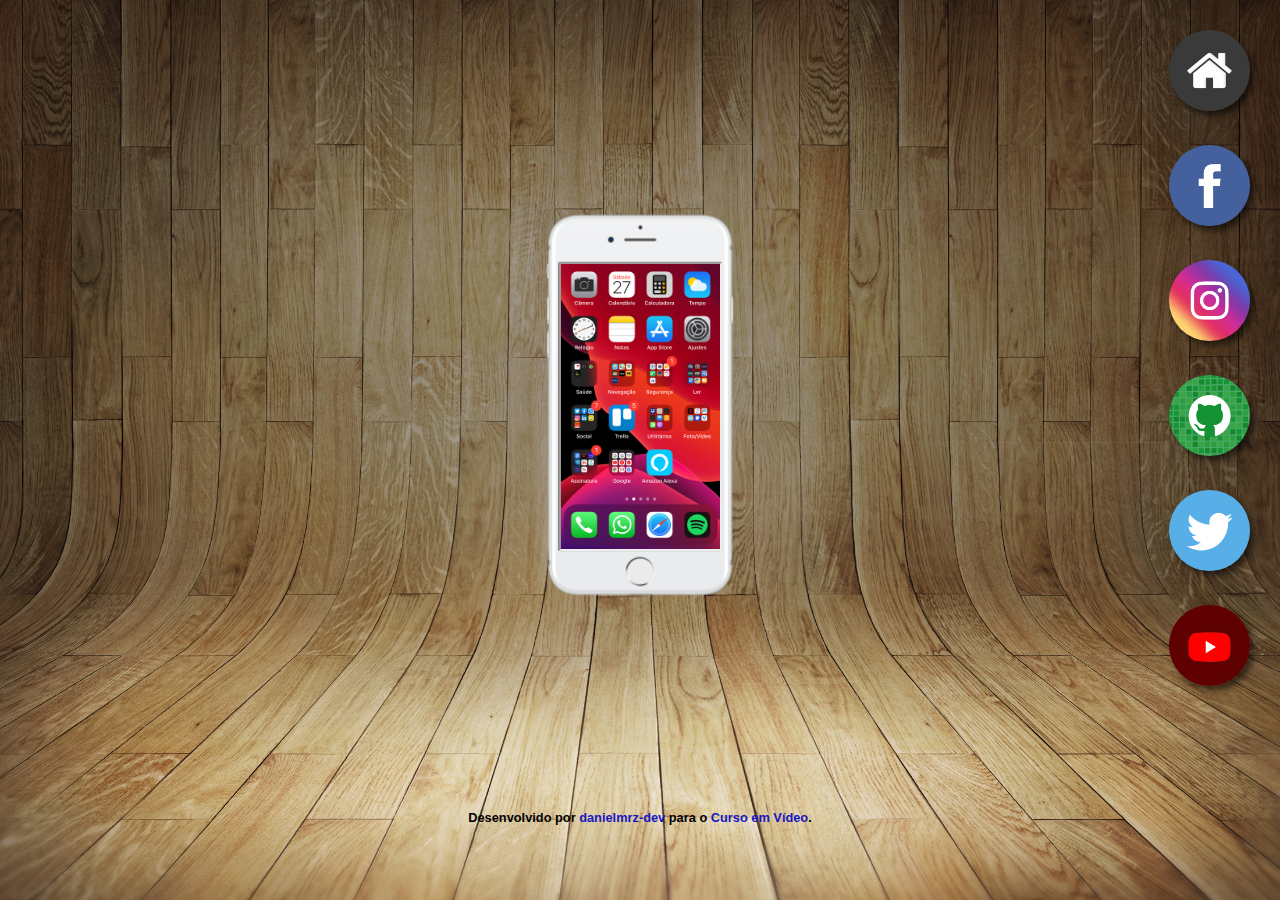
<file: index.html>
<!DOCTYPE html>
<html lang="pt-br">
<head>
    <meta charset="UTF-8">
    <meta name="viewport" content="width=device-width, initial-scale=1.0">
    <link rel="shortcut icon" href="favicon.ico" type="image/x-icon">
    <link rel="stylesheet" href="style.css">
    <title>Projeto Redes Sociais</title>
</head>
<body>
    <main>
        <section id="iphone">
            <iframe src="home.html" name="Tela"></iframe>
        </section>

        <section id="icones">
            <a href="home.html" target="Tela"><img src="imagens/logo-home.jpg" alt="Logo Facebook"></a> <br>
            <a href="facebook.html" target="Tela"><img src="imagens/logo-facebook.jpg" alt="Logo Facebook"></a> <br>            
            <a href="instagram.html" target="Tela"><img src="imagens/logo-instagram.jpg" alt="Logo Facebook"></a> <br>
            <a href="github.html" target="Tela"><img src="imagens/logo-github.jpg" alt="Logo Facebook"></a> <br>            
            <a href="twitter.html" target="Tela"><img src="imagens/logo-twitter.jpg" alt="Logo Facebook"></a> <br>            
            <a href="youtube.html" target="Tela"><img src="imagens/logo-youtube.jpg" alt="Logo Facebook"></a> <br>
        </section>        
    </main>
    <footer>
        <p>Desenvolvido por <a href="https://github.com/danielmrz-dev" target="_blank">danielmrz-dev</a> para o <a href="https://www.youtube.com/@CursoemVideo" target="_blank">Curso em Vídeo</a>.</p>
    </footer>
</body>
</html>
</file>
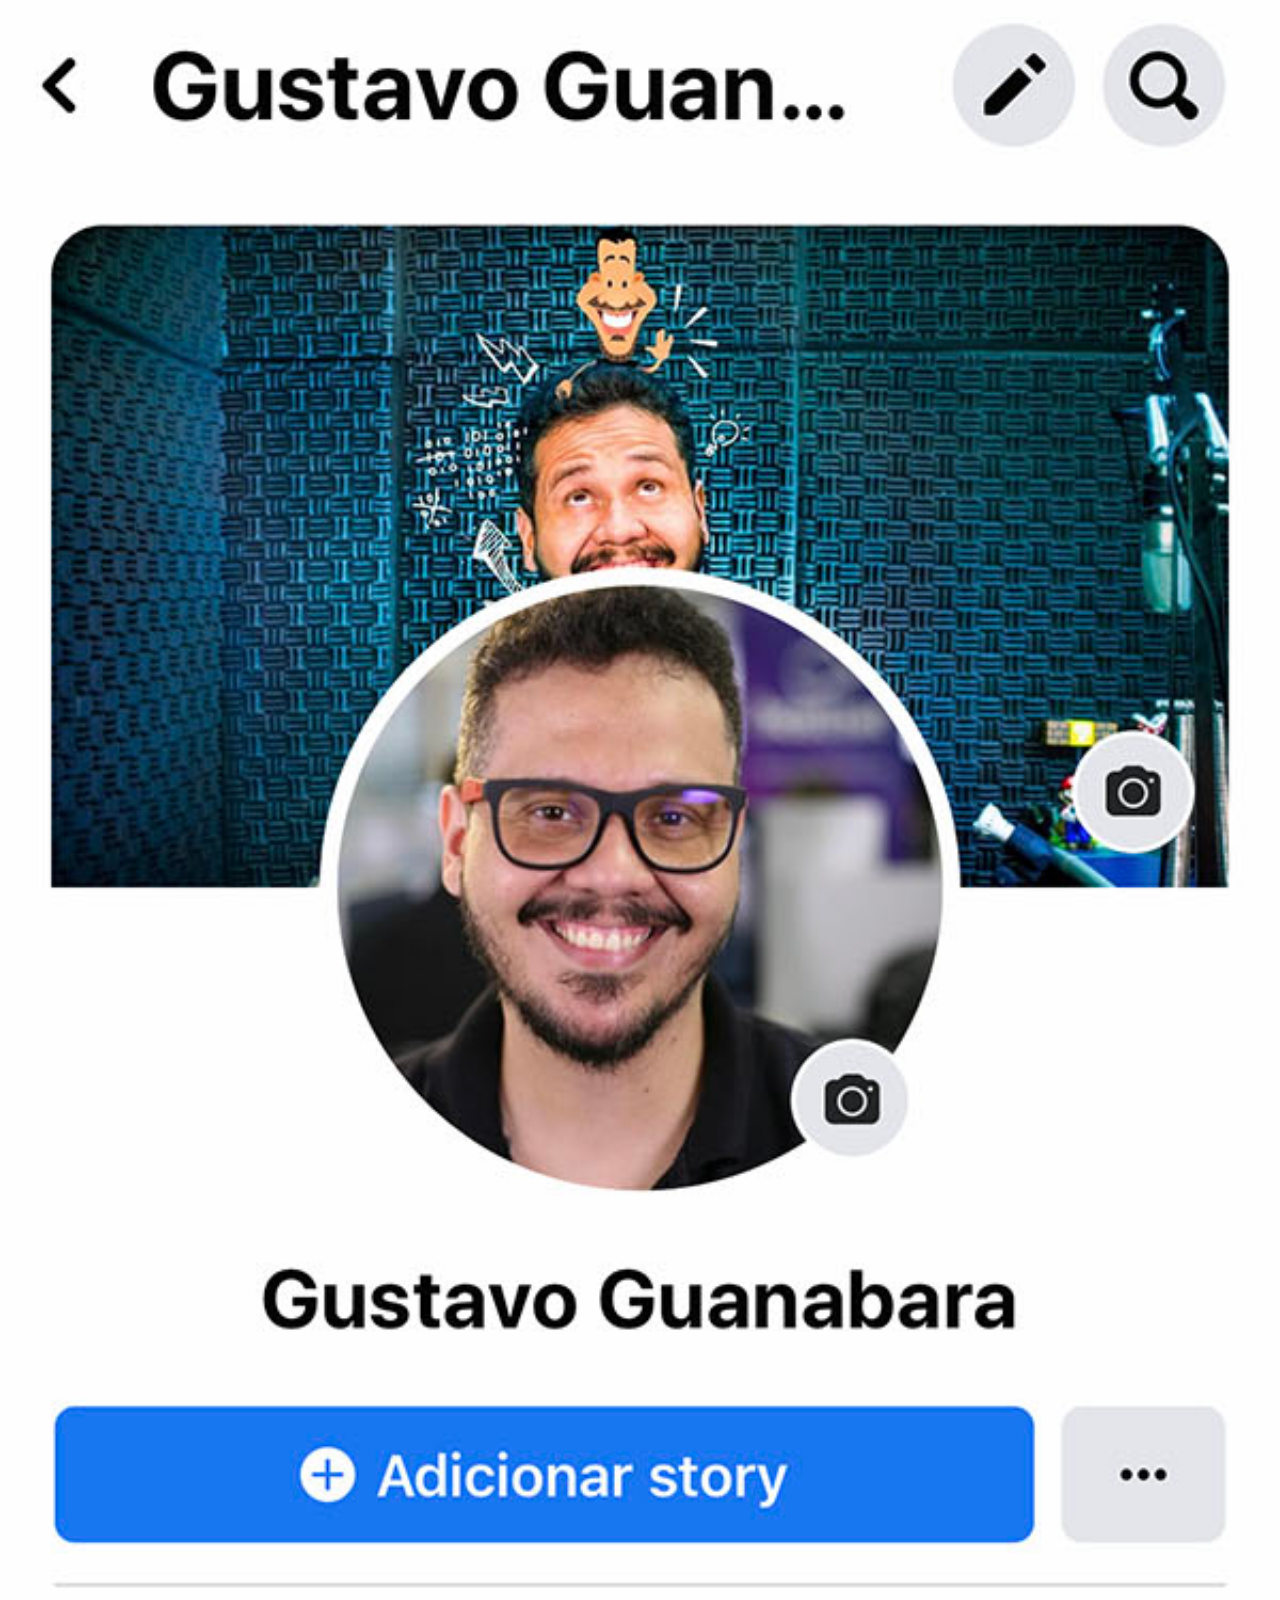
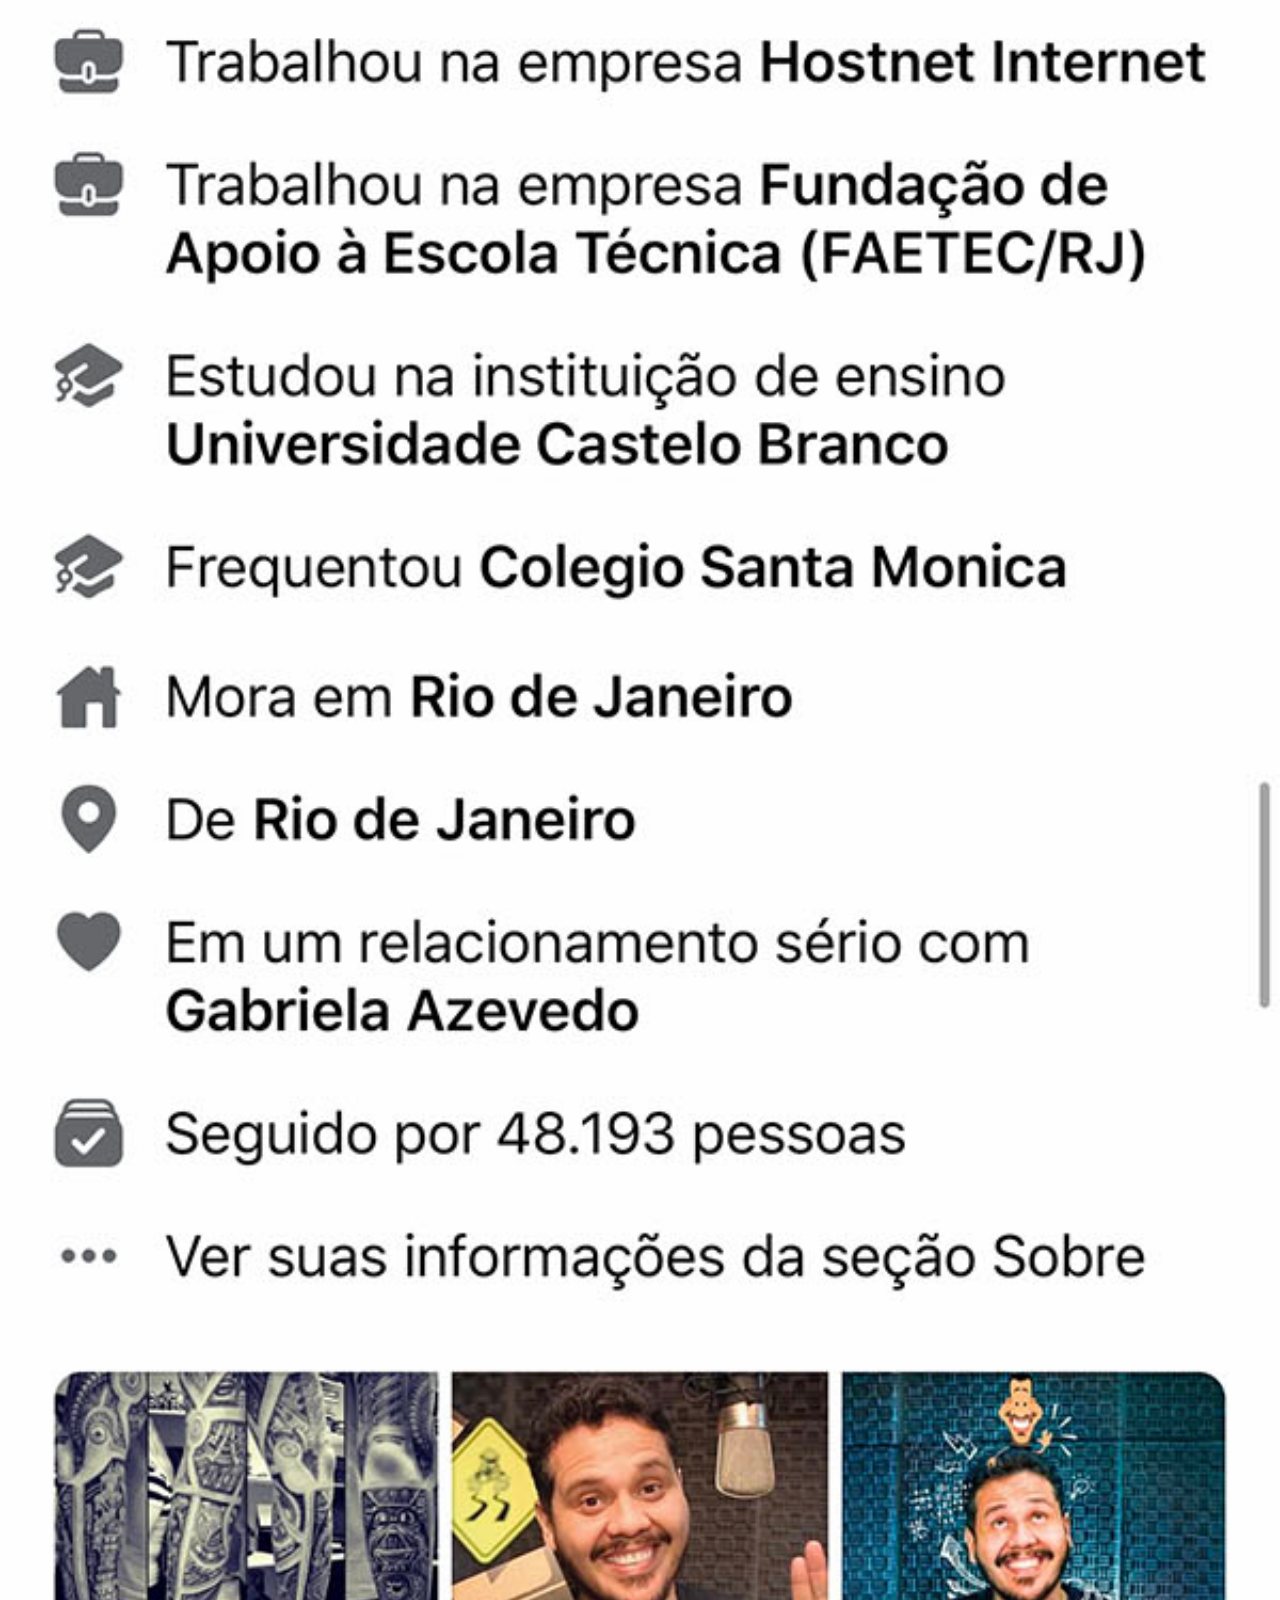
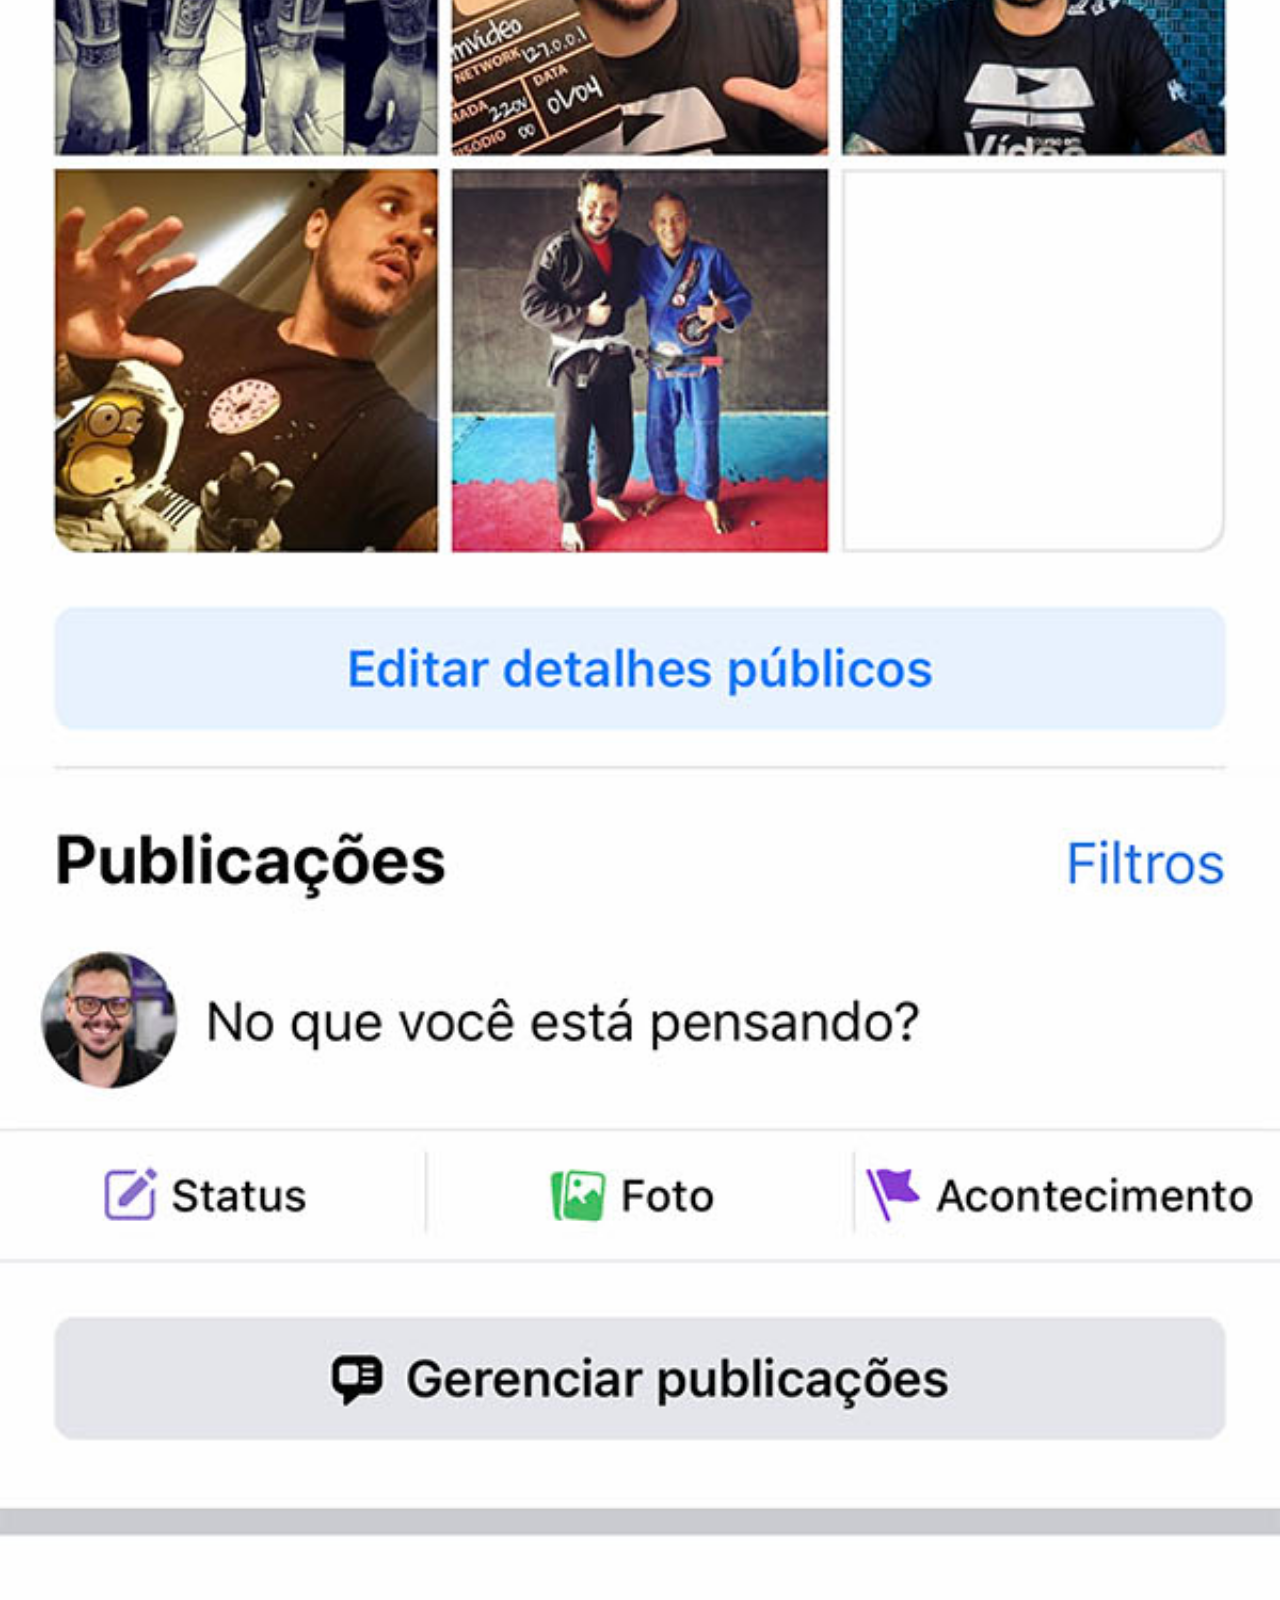
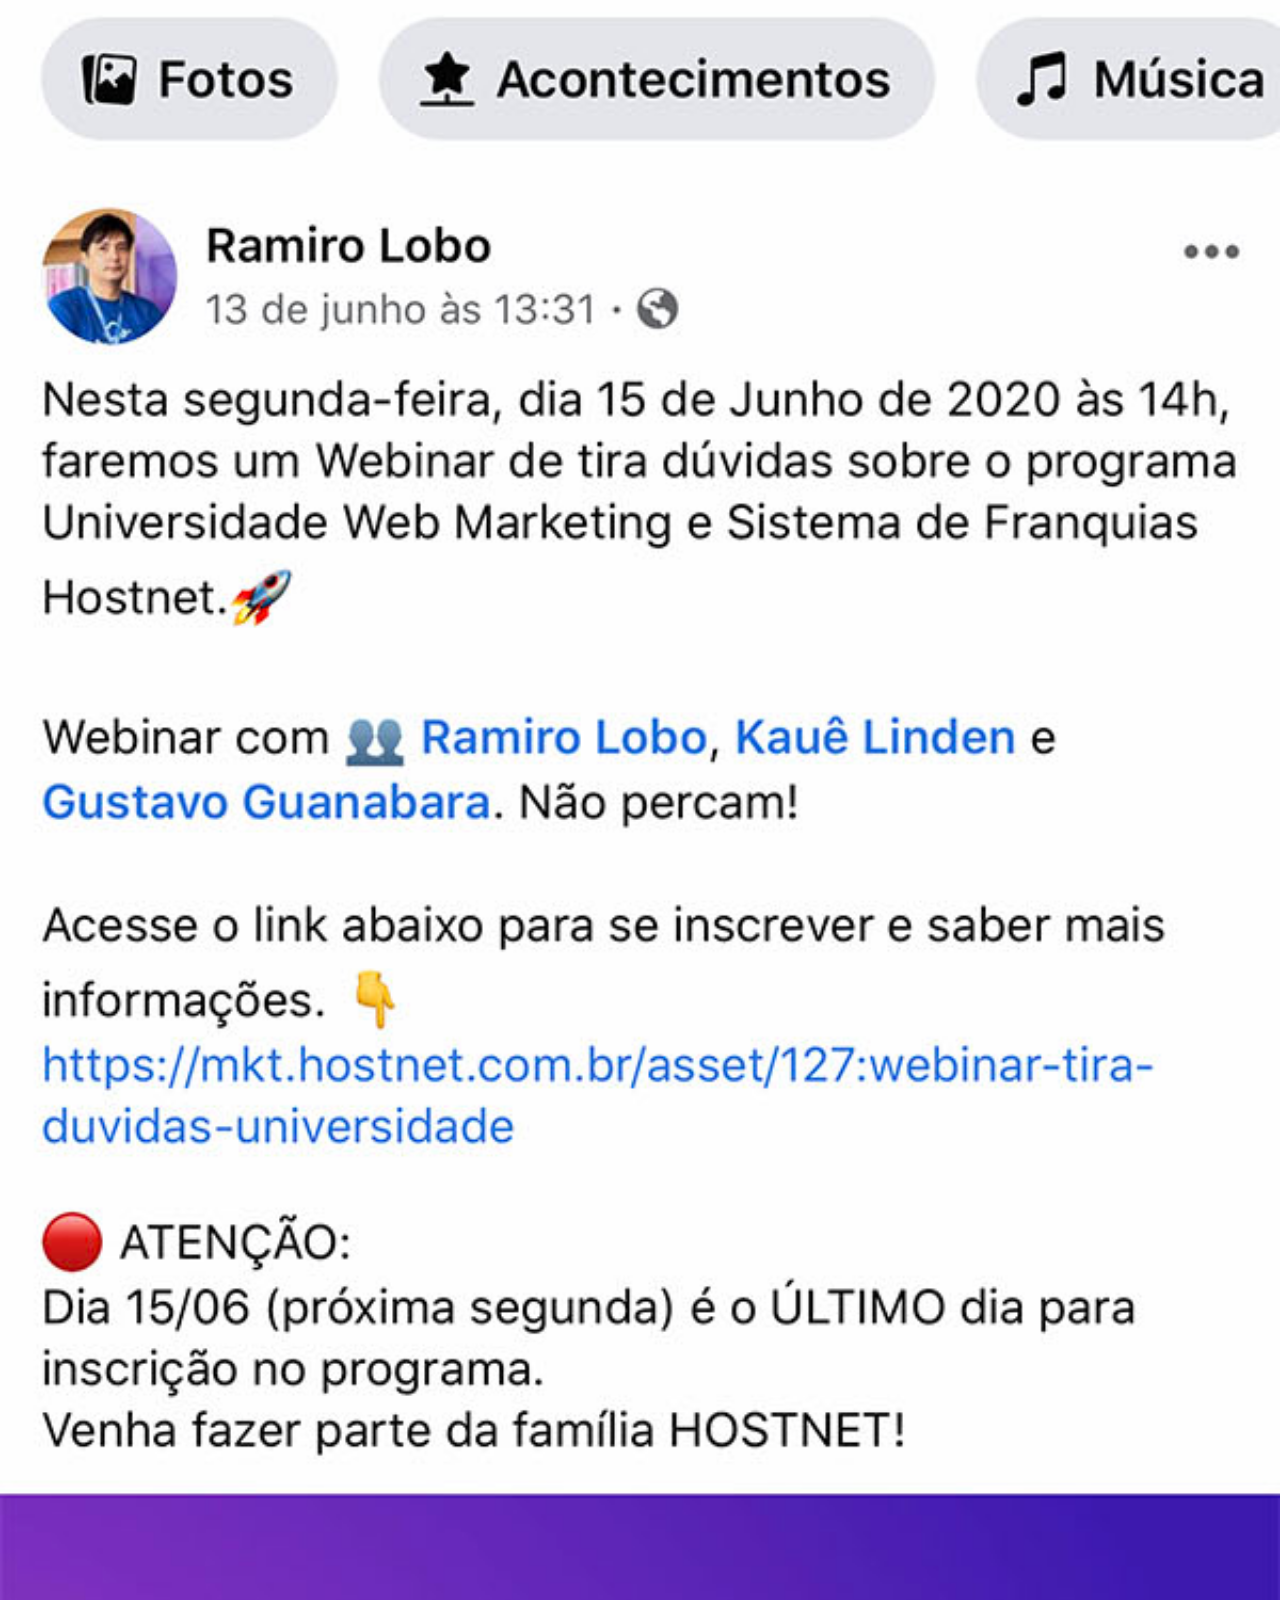
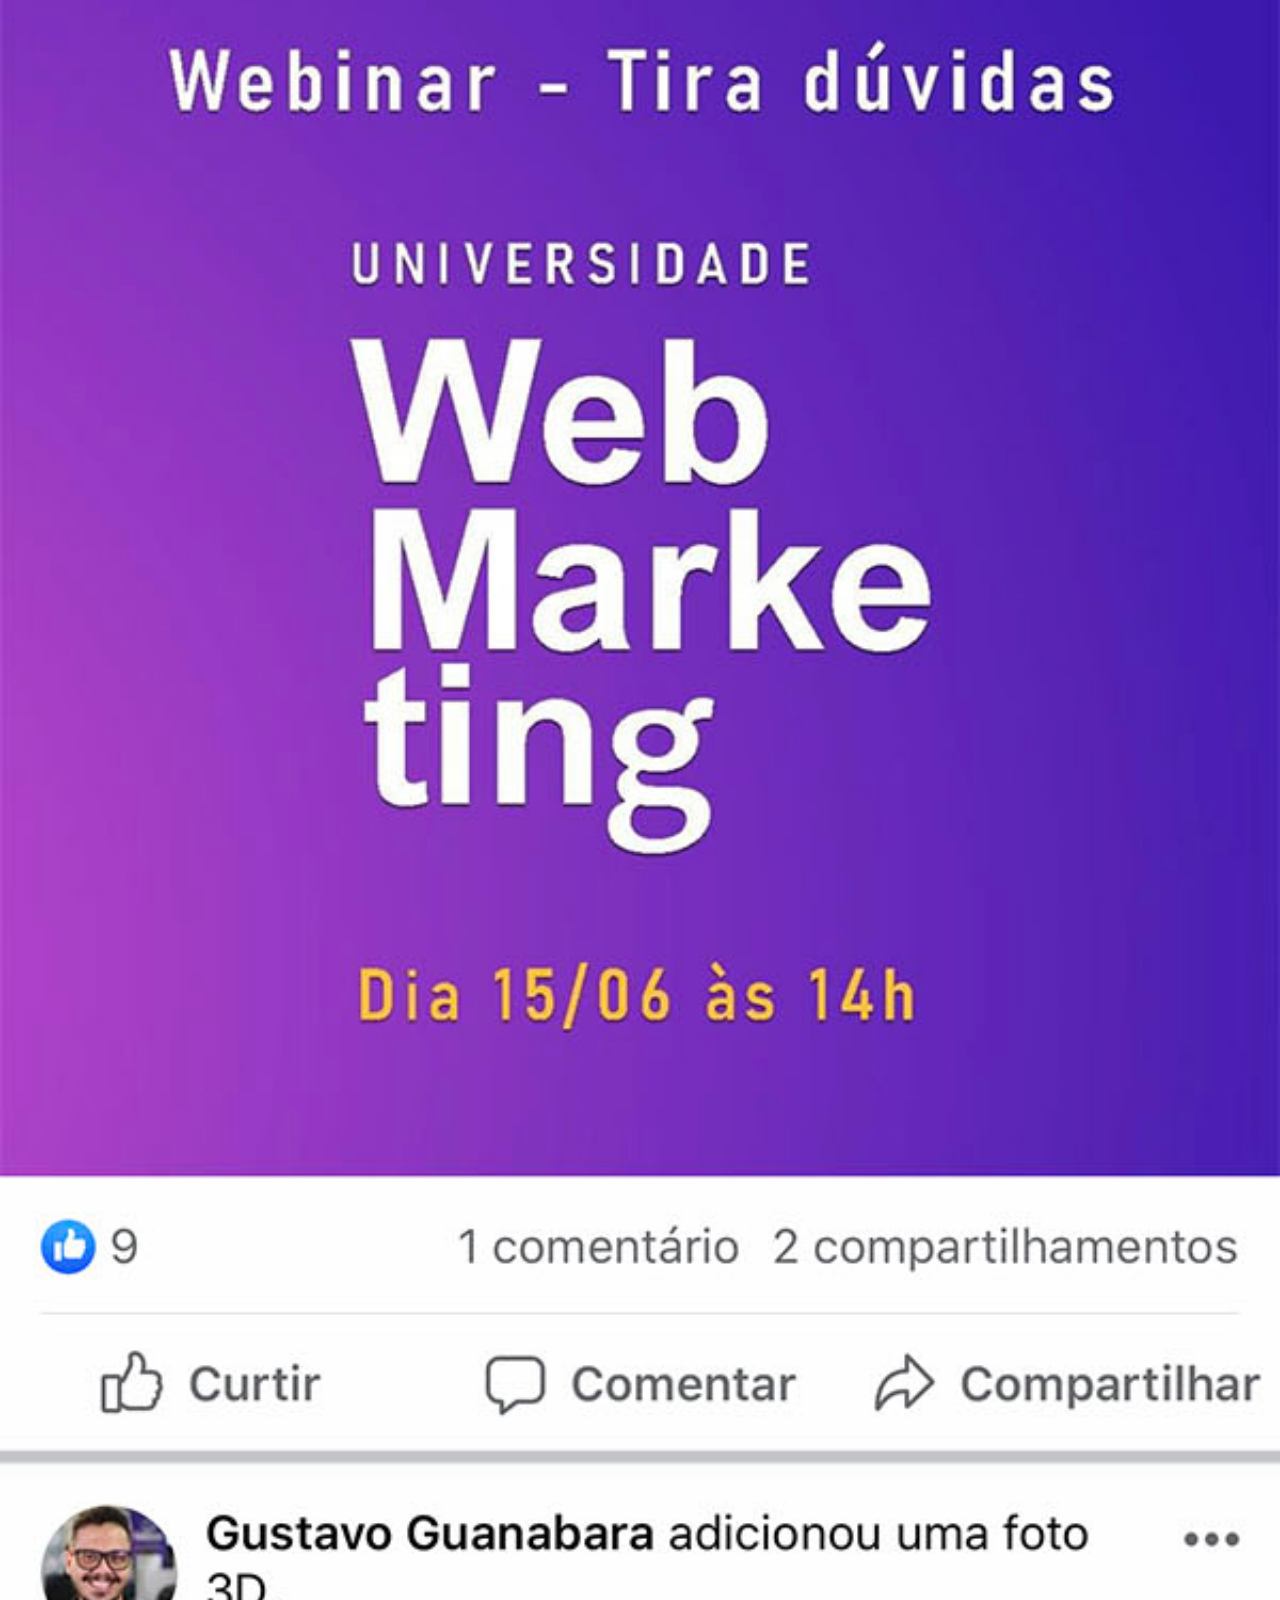
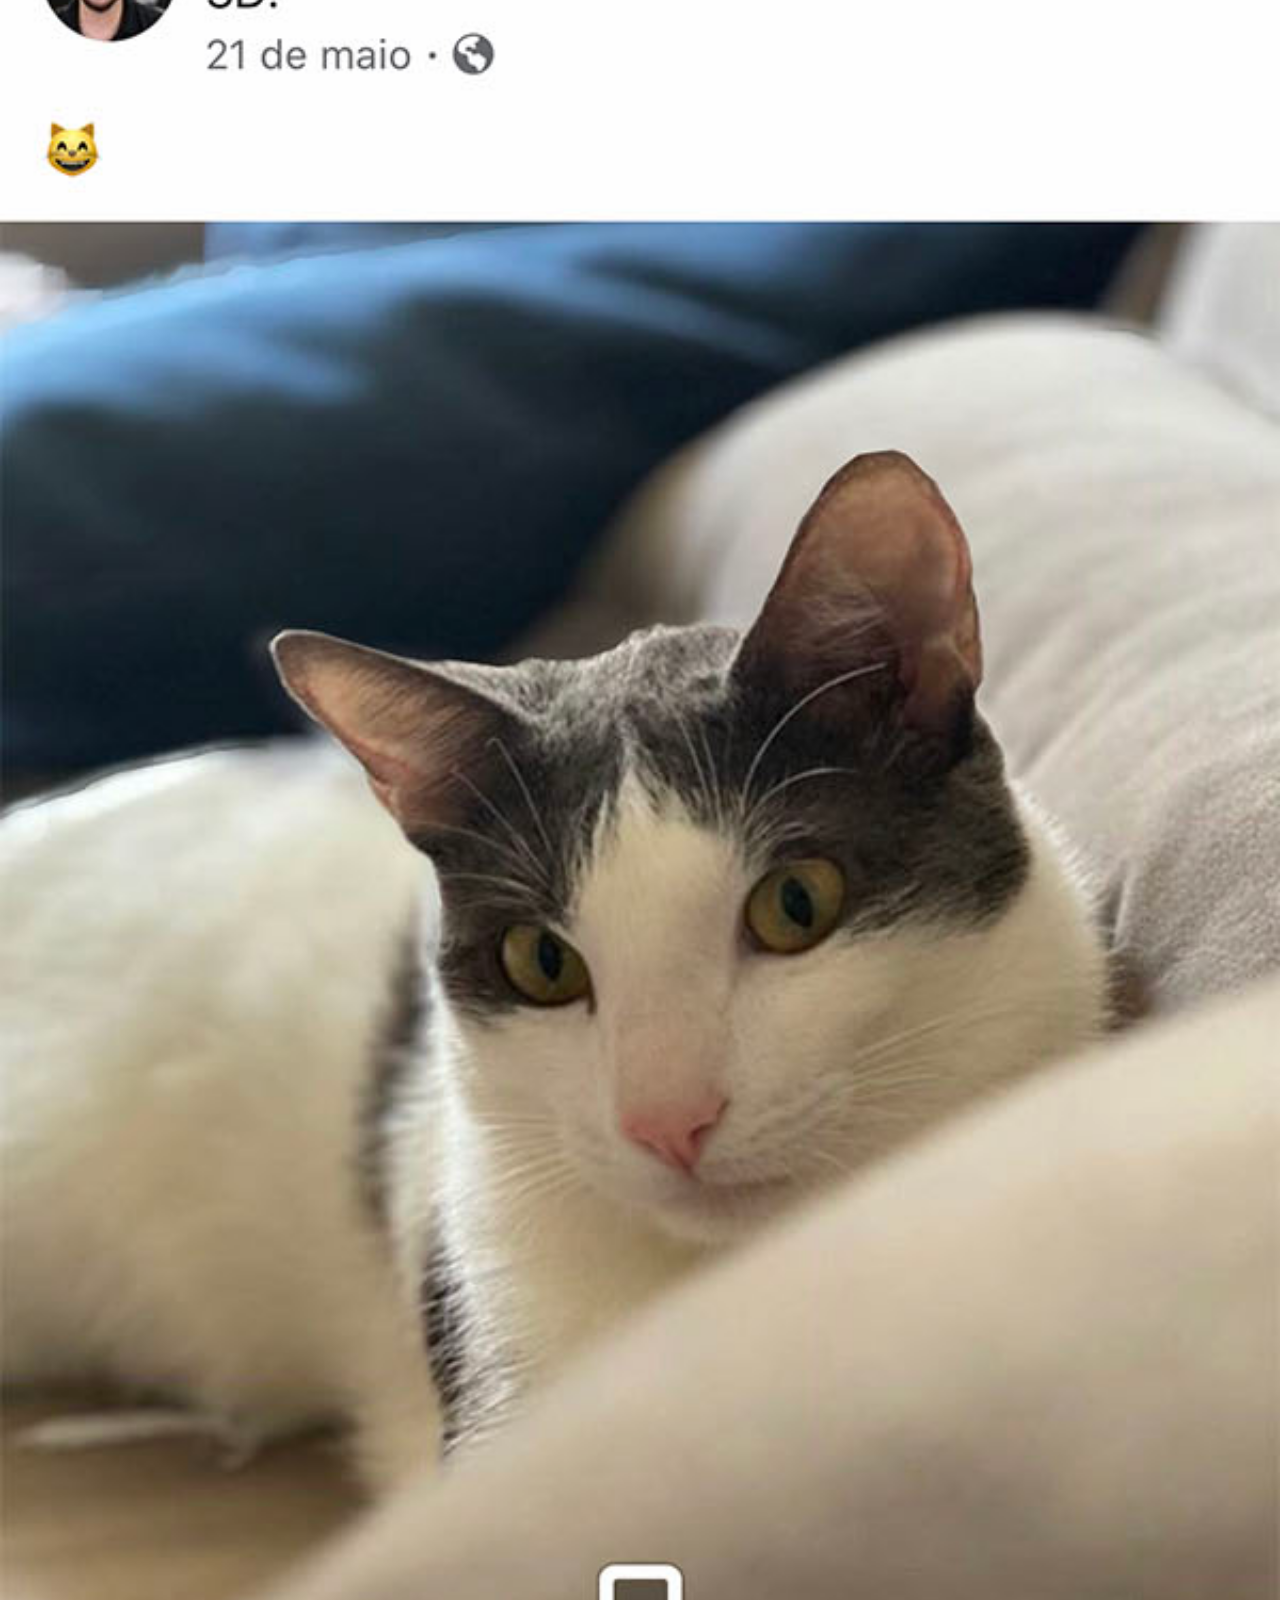
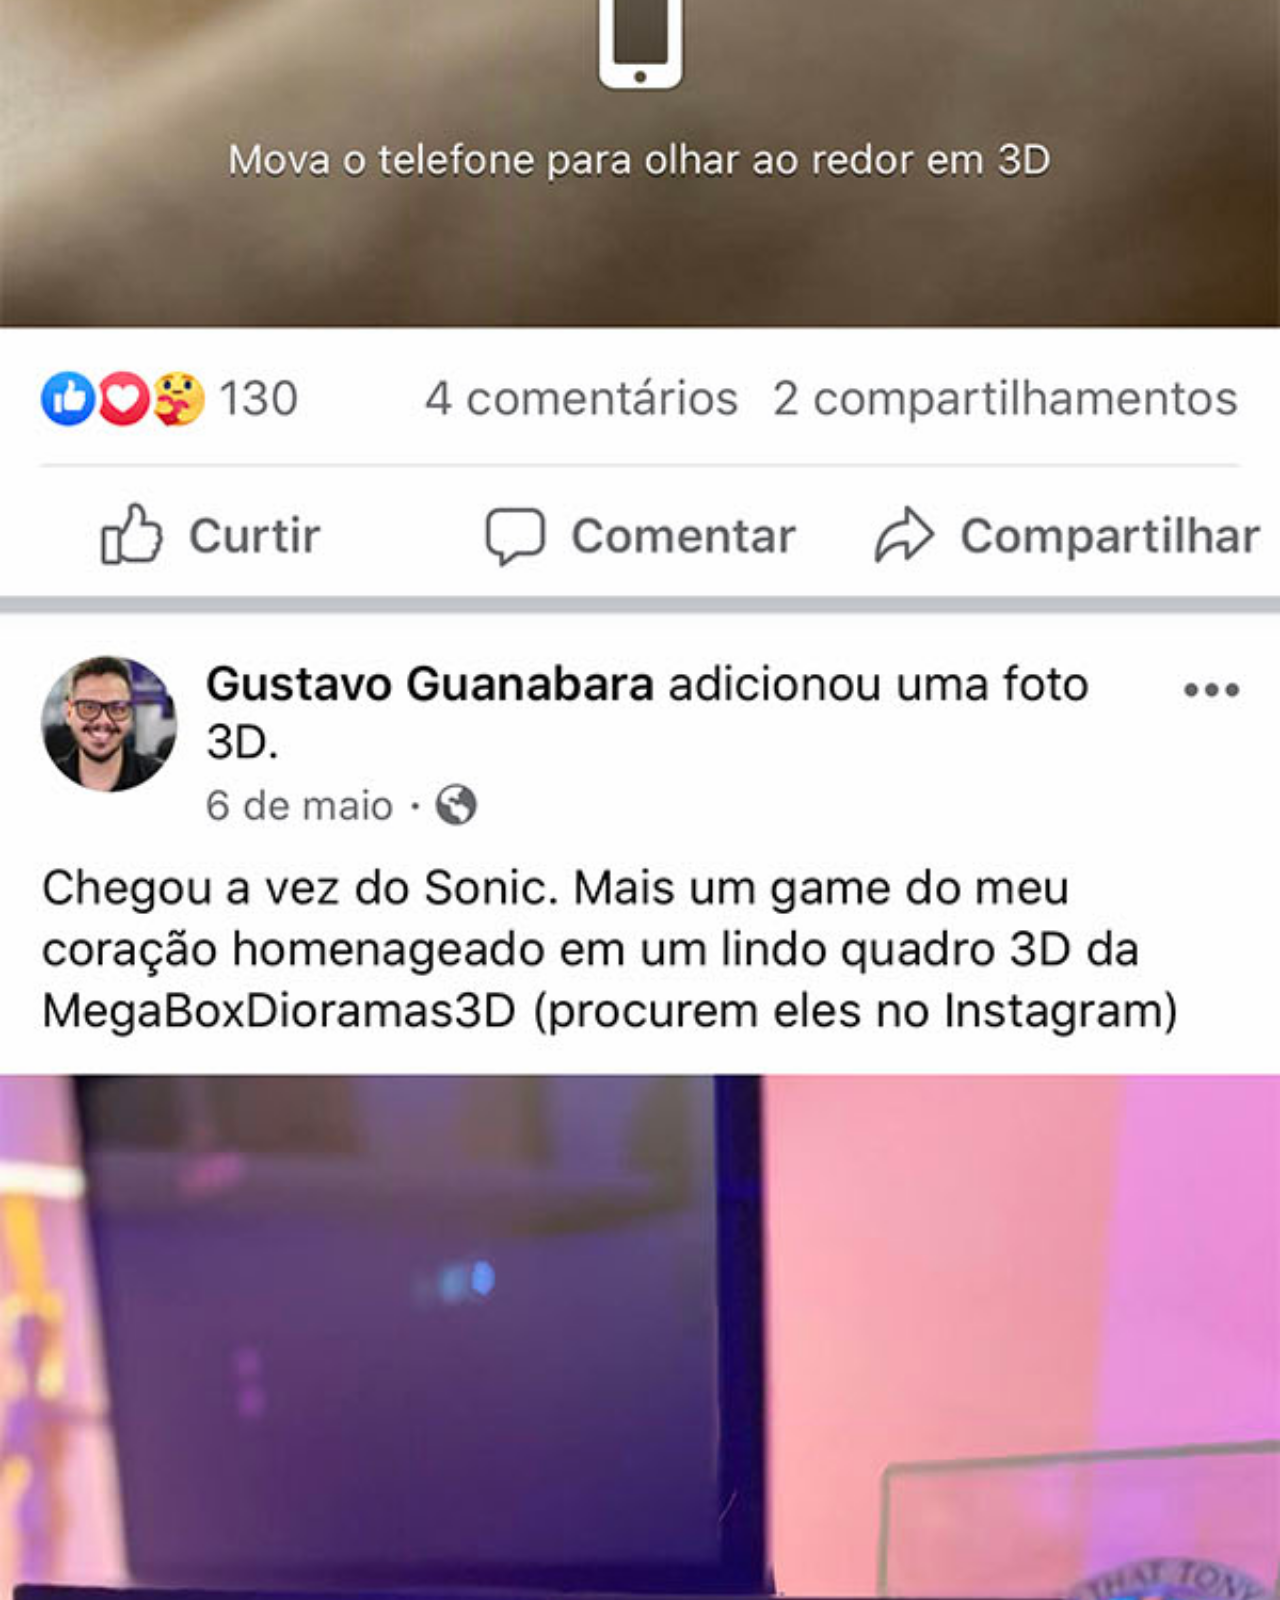
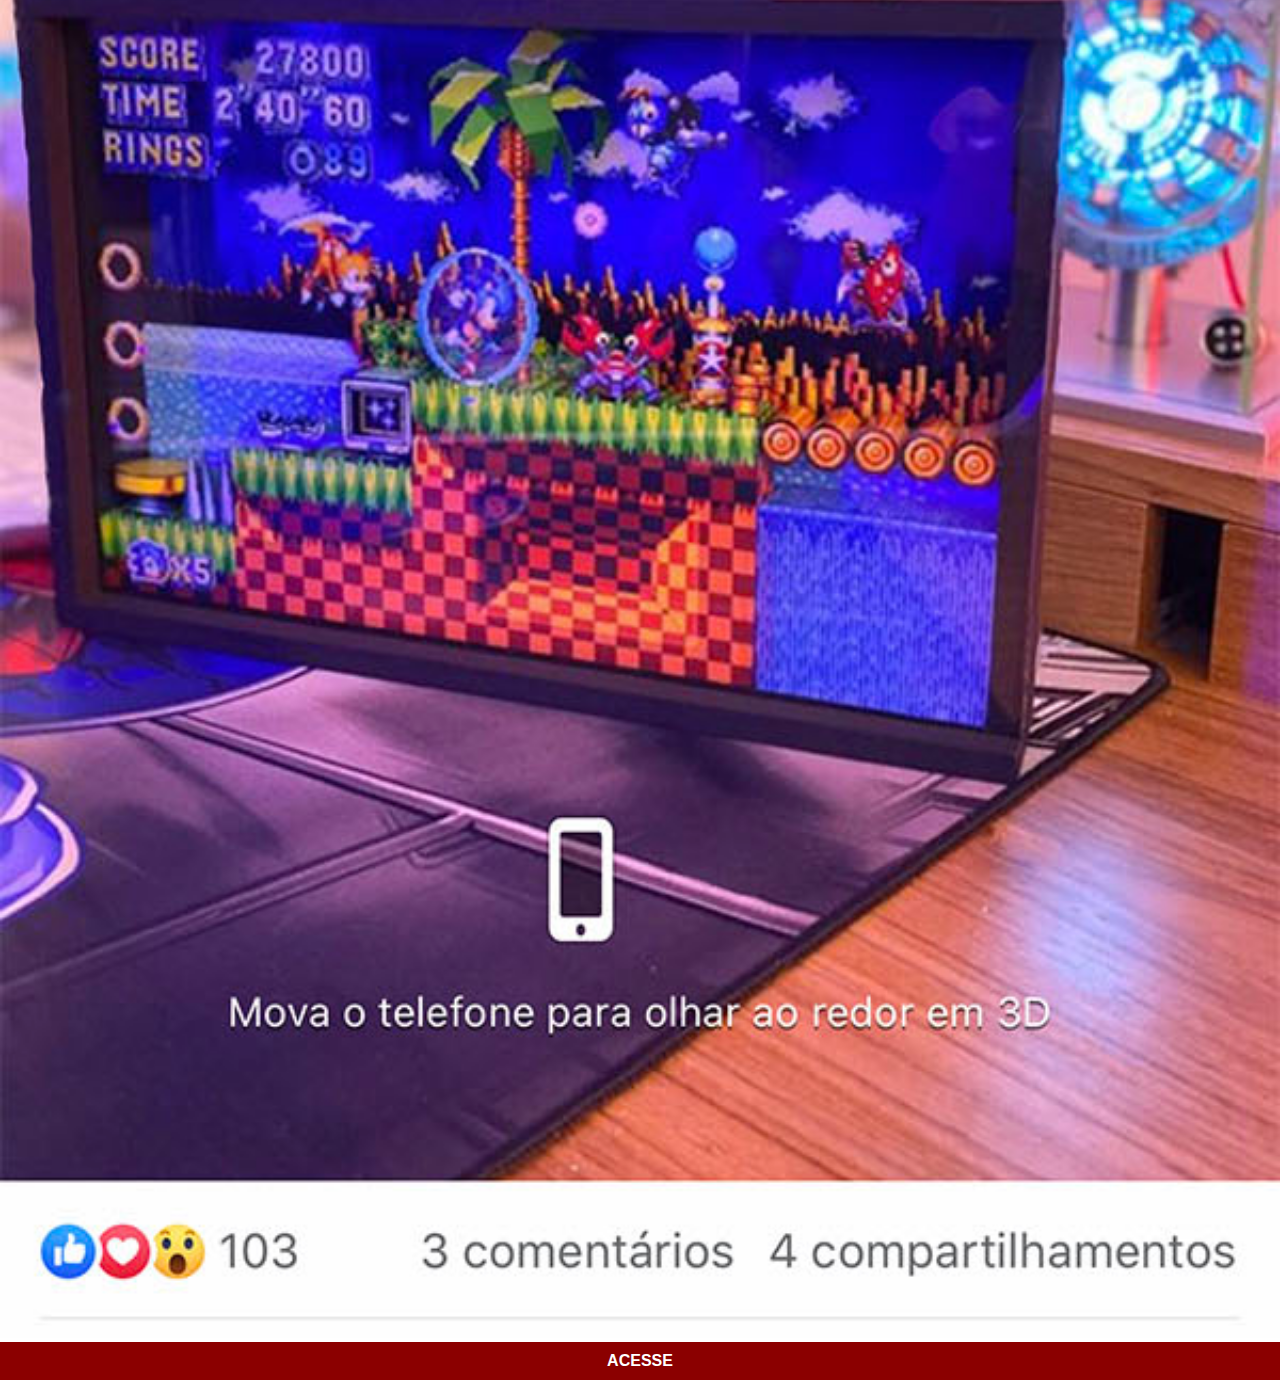
<file: facebook.html>
<!DOCTYPE html>
<html lang="pt-br">
<head>
    <meta charset="UTF-8">
    <meta name="viewport" content="width=device-width, initial-scale=1.0">
    <link rel="stylesheet" href="sociais.css">
    <title>Facebook</title>
</head>
<body>
    <img src="imagens/tela-facebook.jpg" alt="Facebook">
    <a href="https://www.facebook.com/gustavoguanabara" target="_blank">ACESSE</a>
</body>
</html>
</file>
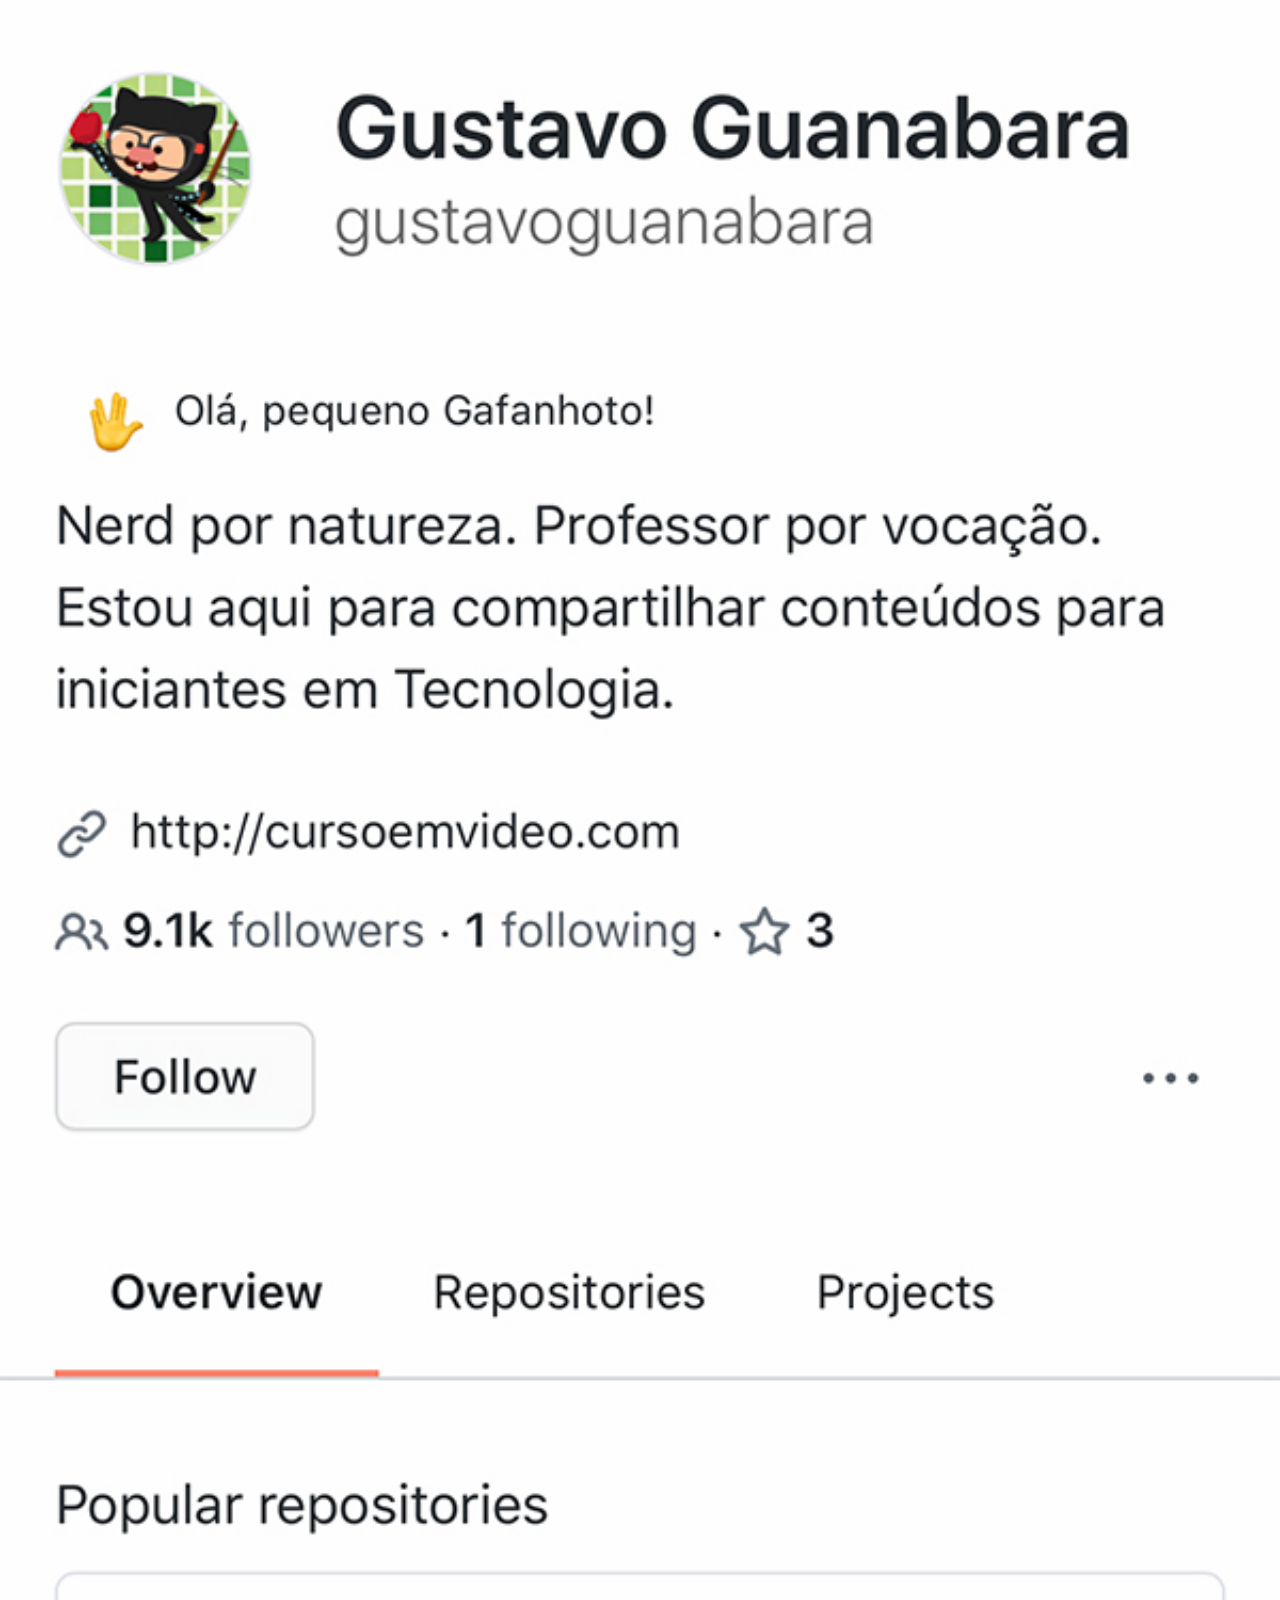
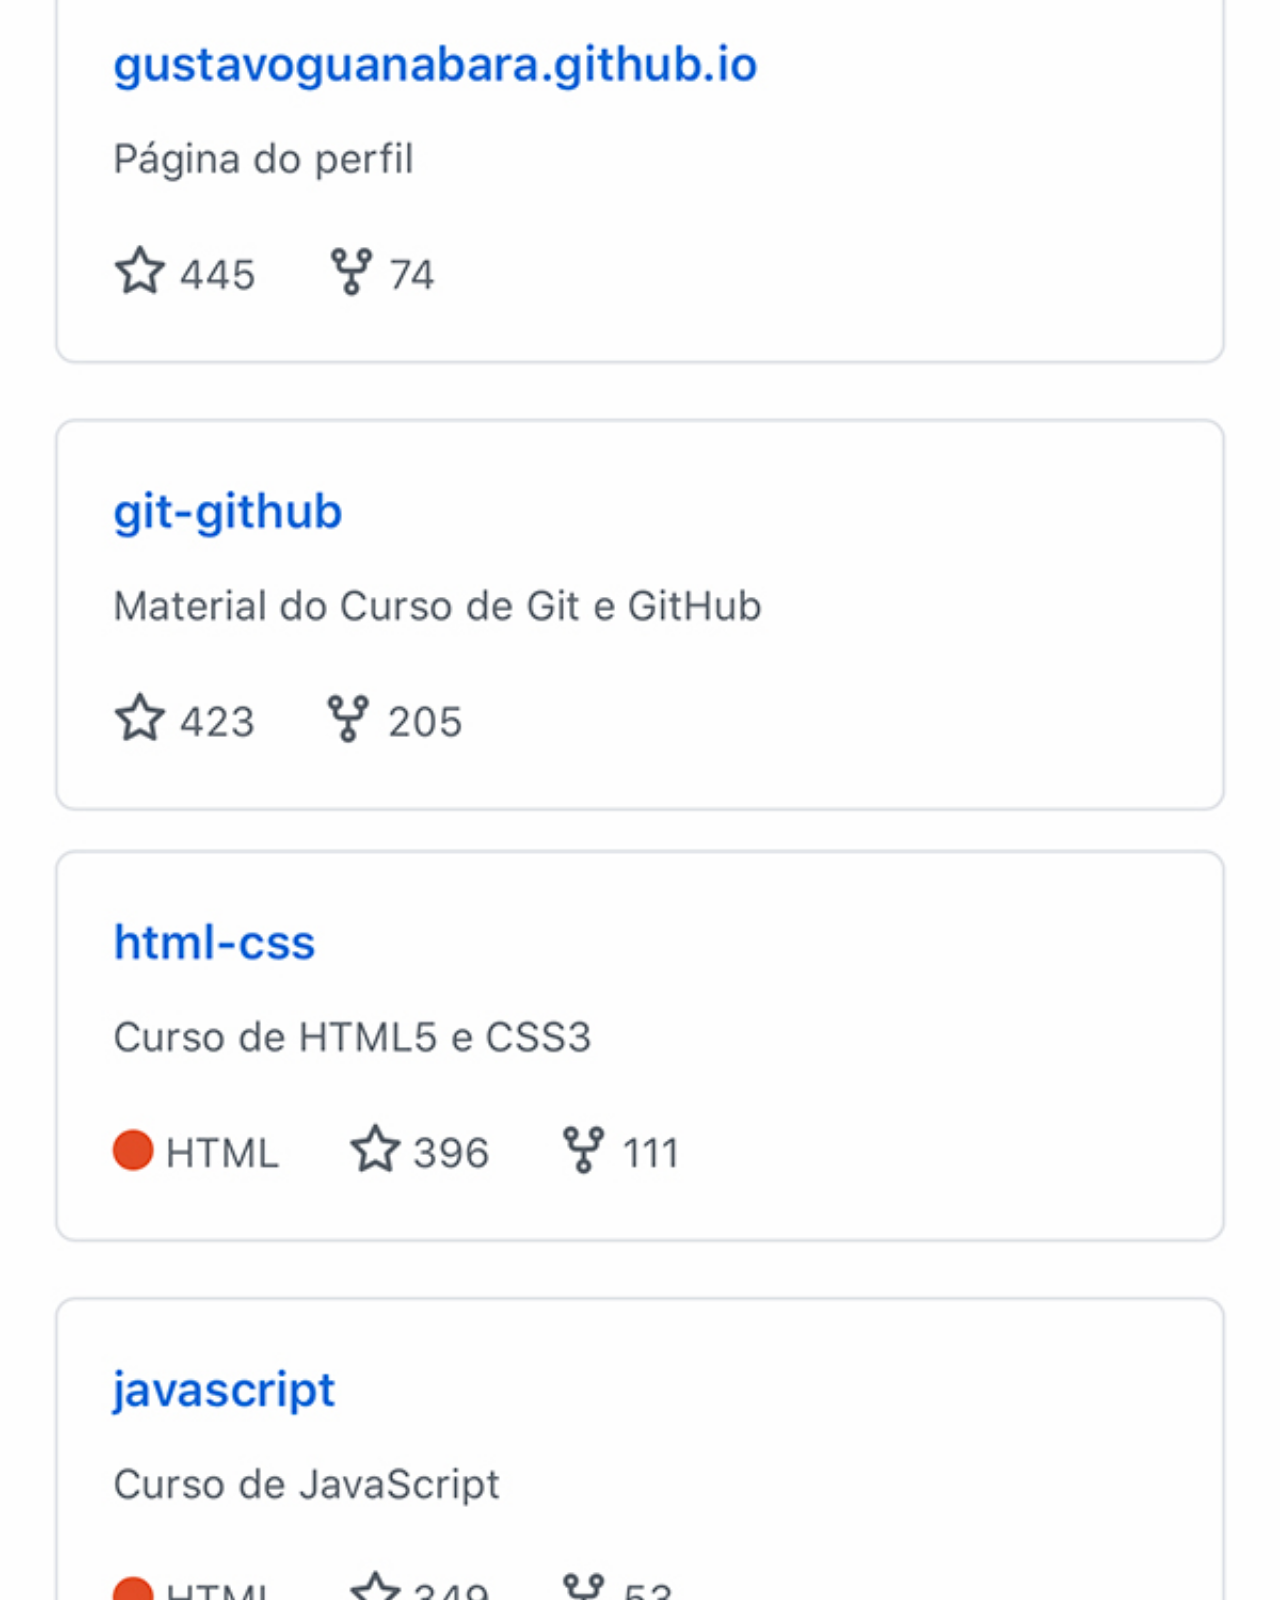
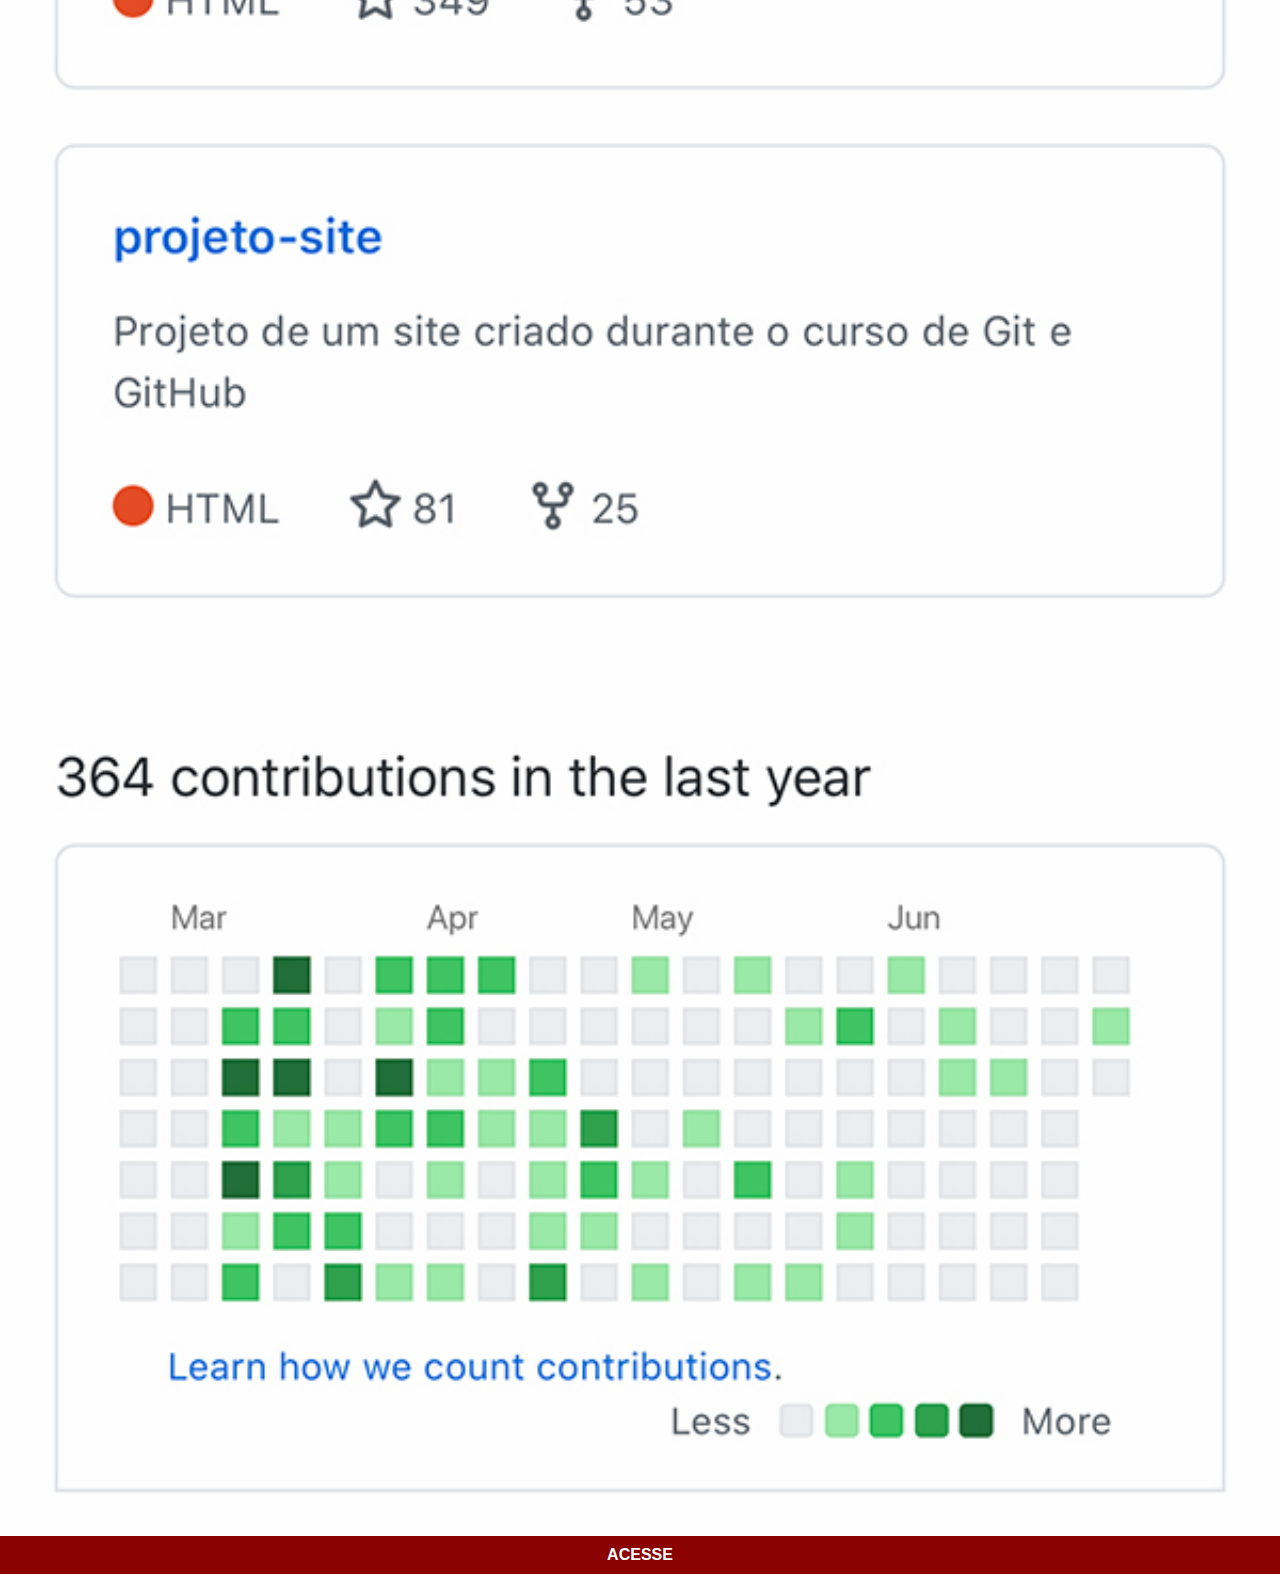
<file: github.html>
<!DOCTYPE html>
<html lang="pt-br">
<head>
    <meta charset="UTF-8">
    <meta name="viewport" content="width=device-width, initial-scale=1.0">
    <link rel="stylesheet" href="sociais.css">
    <title>Github</title>
</head>
<body>
    <img src="imagens/tela-github.jpg" alt="Facebook">
    <a href="https://github.com/gustavoguanabara" target="_blank">ACESSE</a>
</body>
</html>
</file>
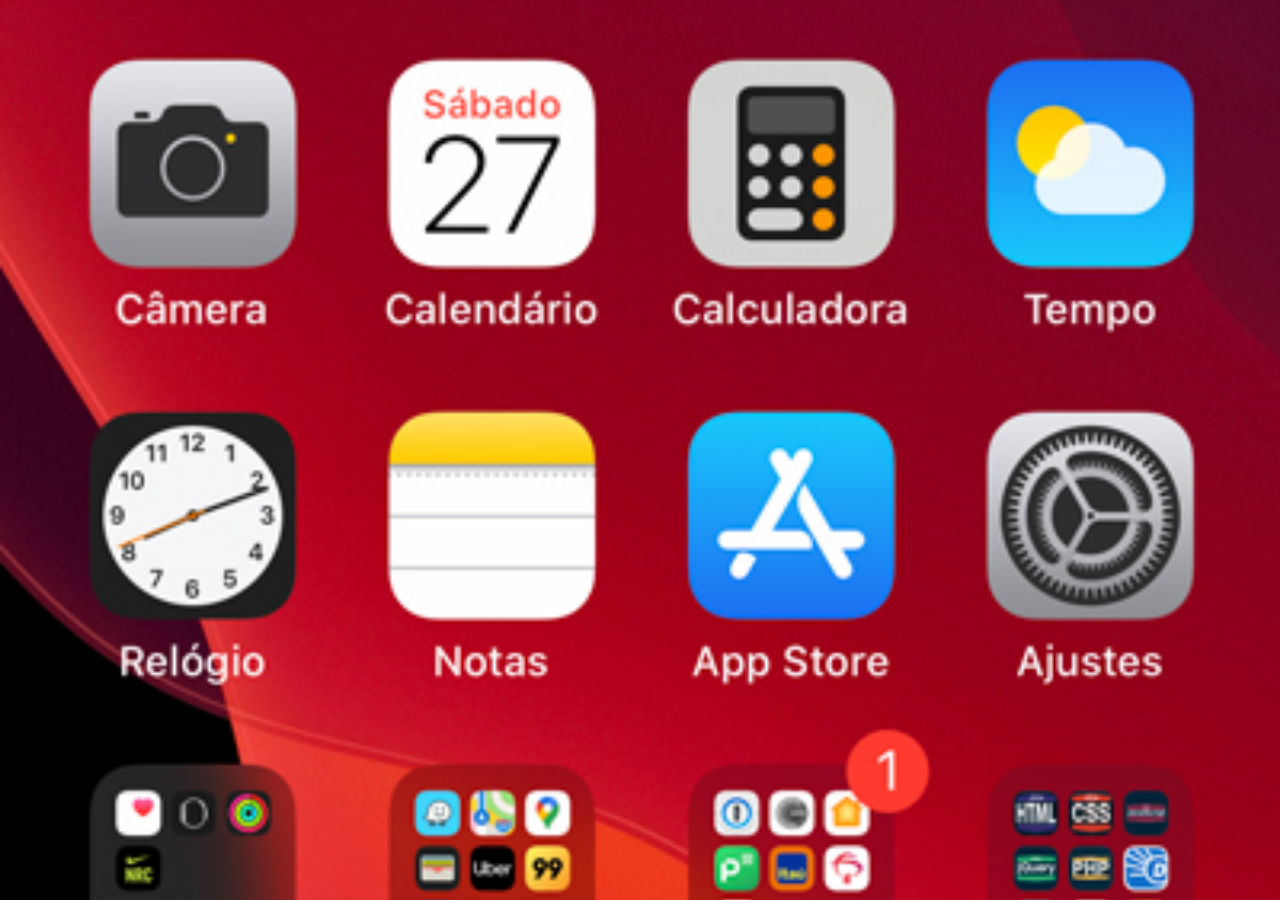
<file: home.html>
<!DOCTYPE html>
<html lang="en">
<head>
    <meta charset="UTF-8">
    <meta name="viewport" content="width=device-width, initial-scale=1.0">
    <title>Home</title>
    <style>
        * {
            margin: 0;
            padding: 0;
        }

        body {
            height: 100vh;
            background: black url('imagens/tela-home.jpg') no-repeat top center;
            background-size: cover;
        }
    </style>
</head>
<body>
    
</body>
</html>
</file>
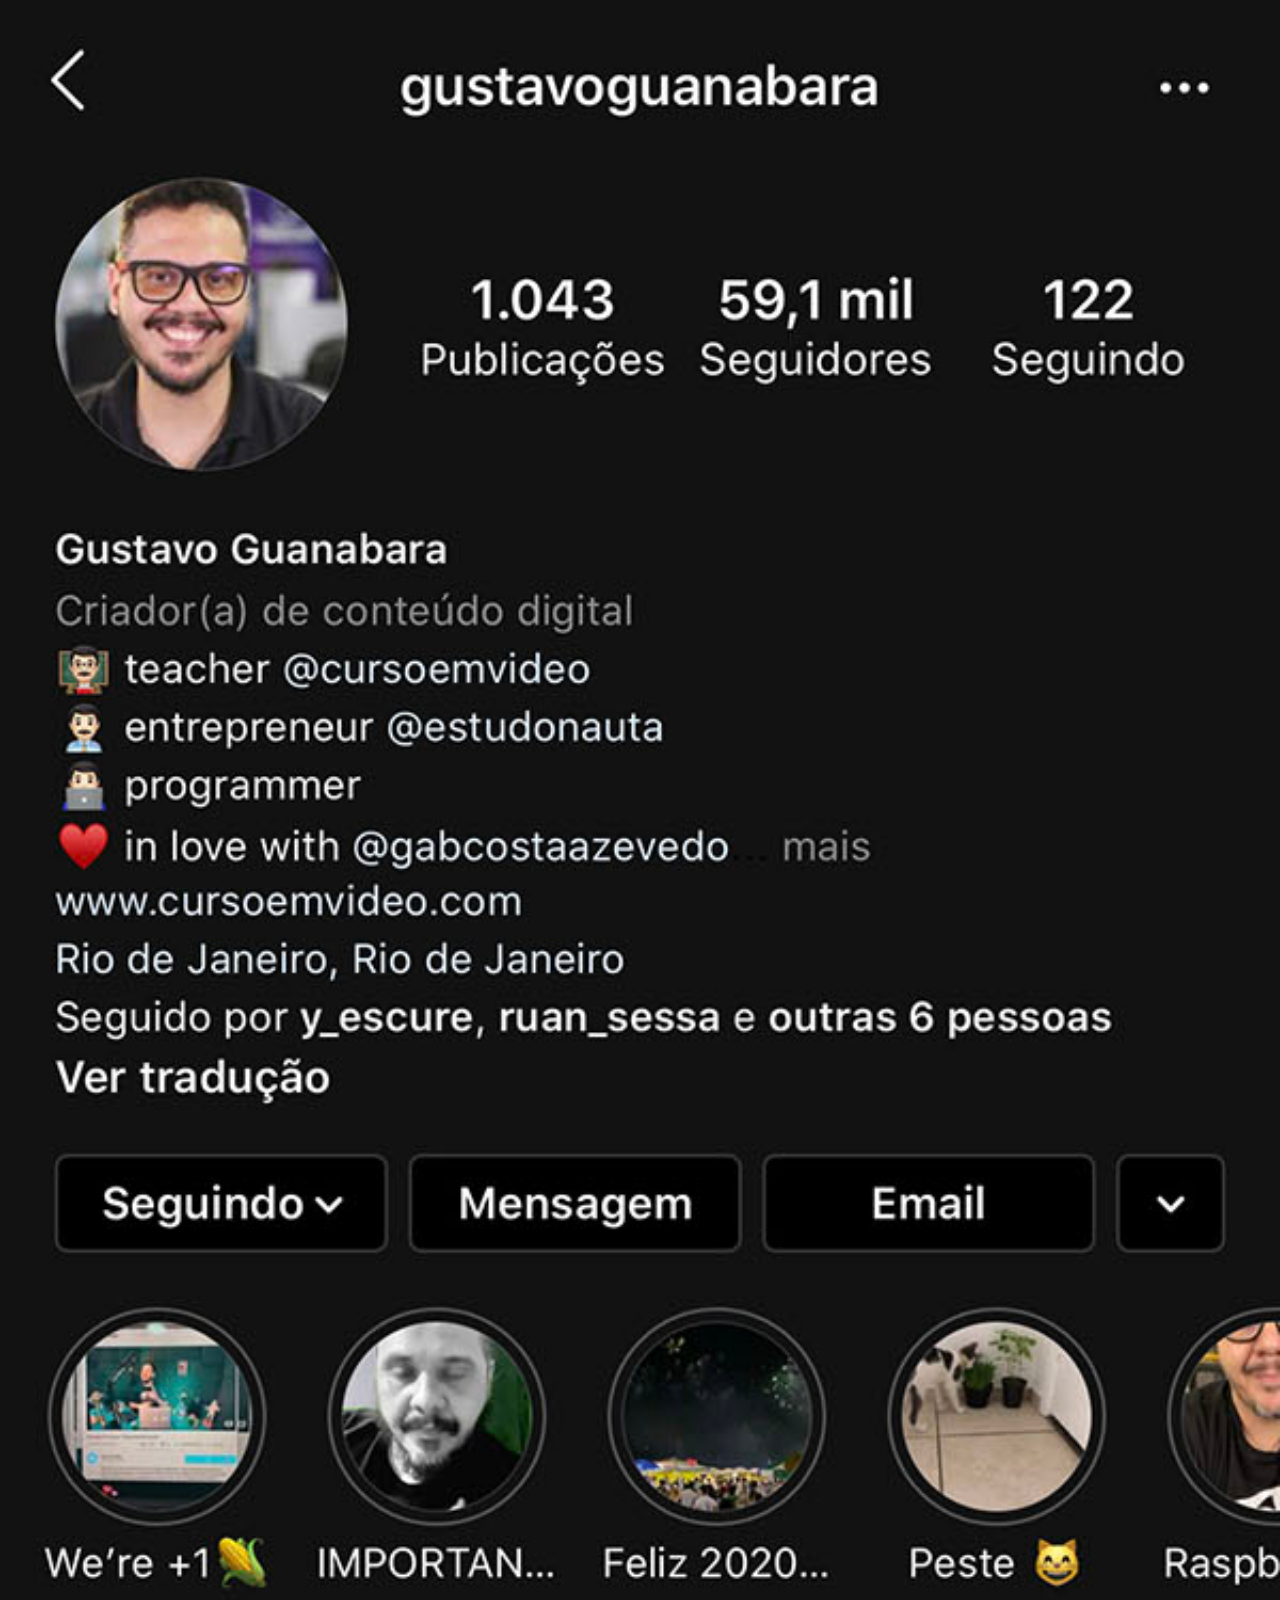
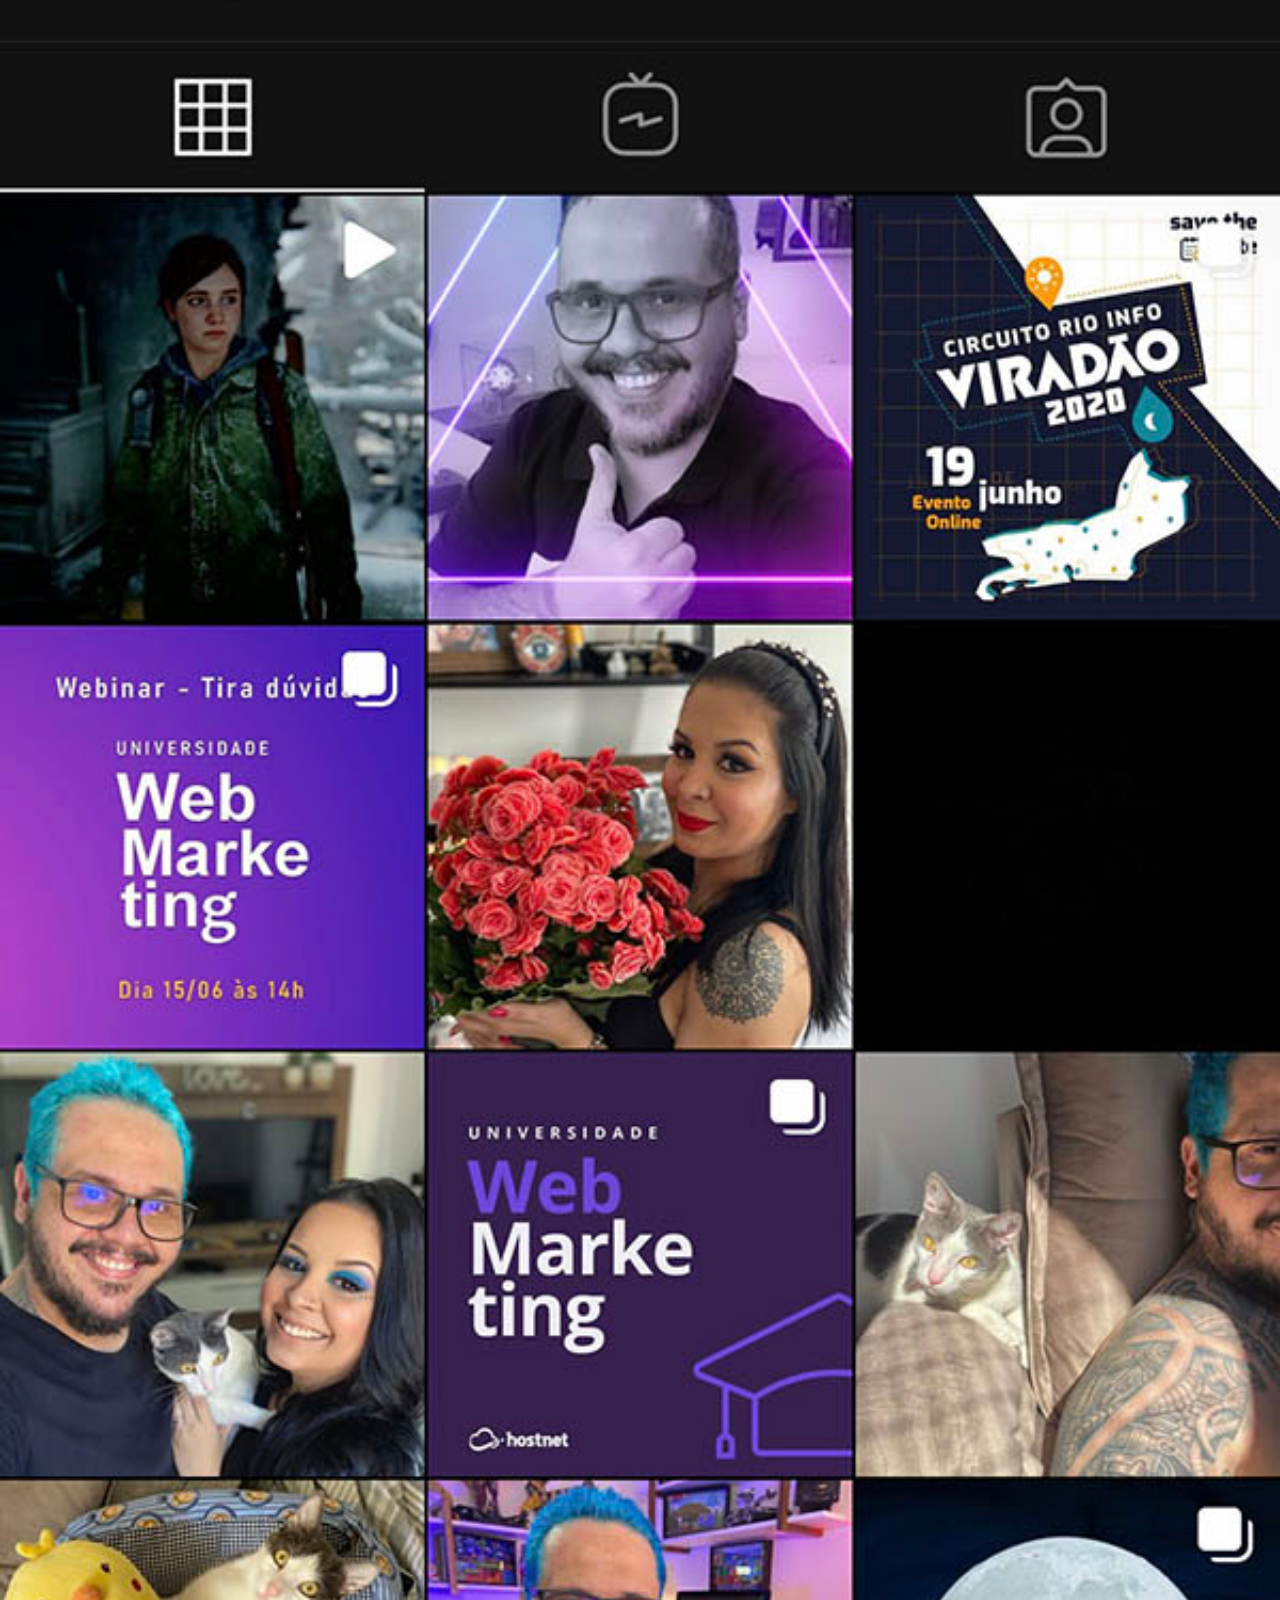
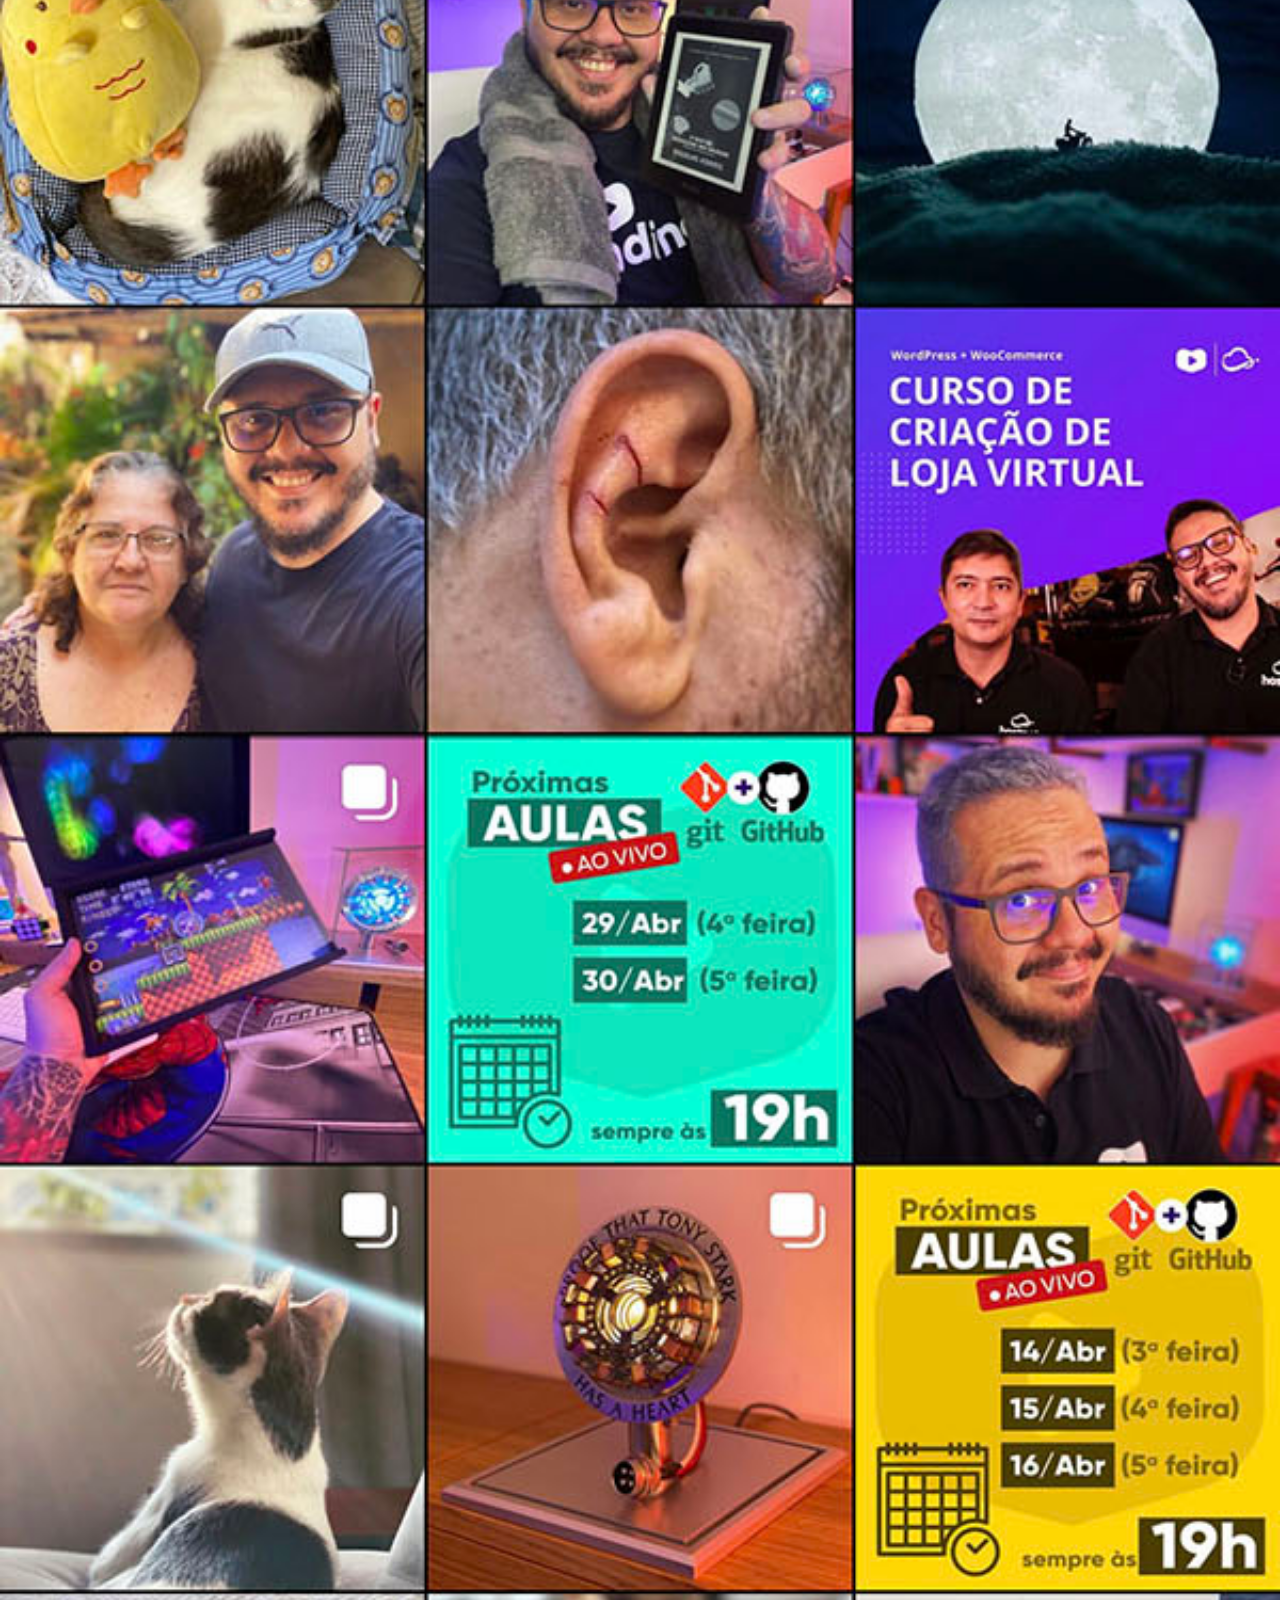
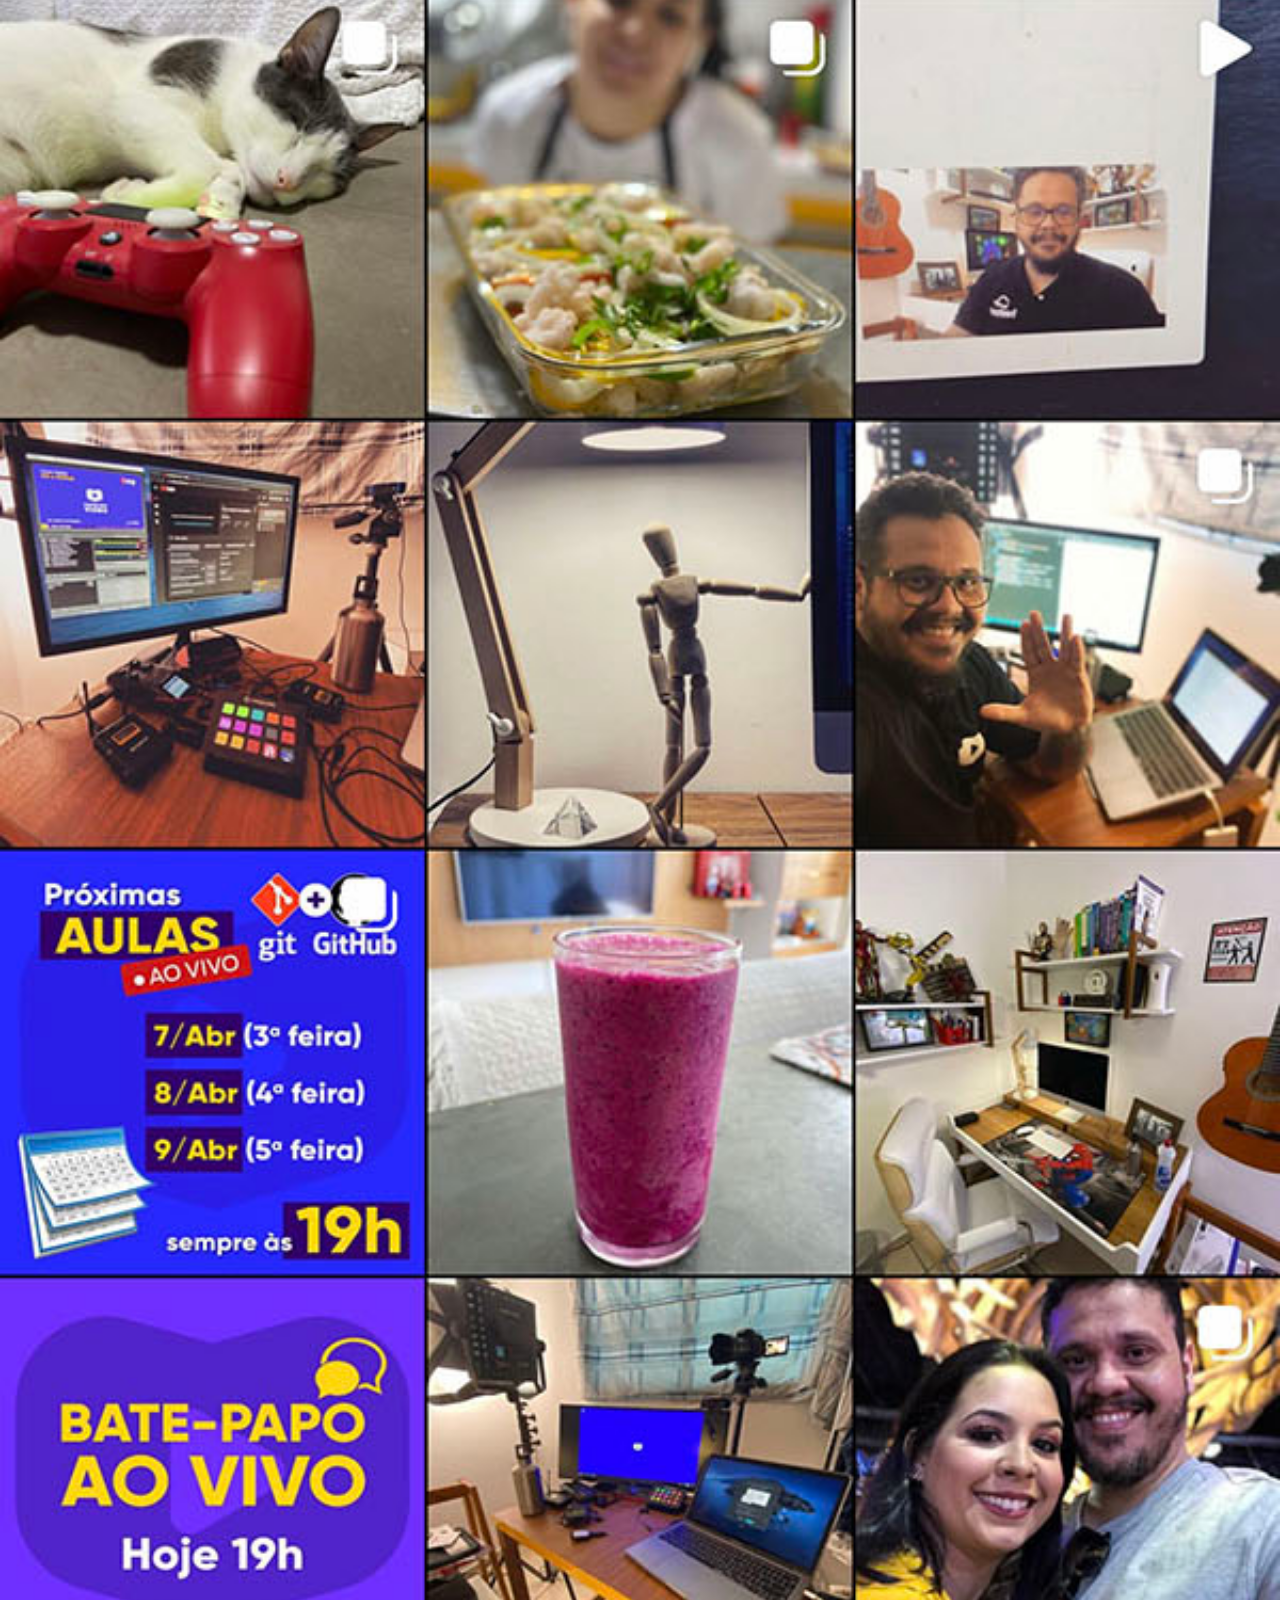
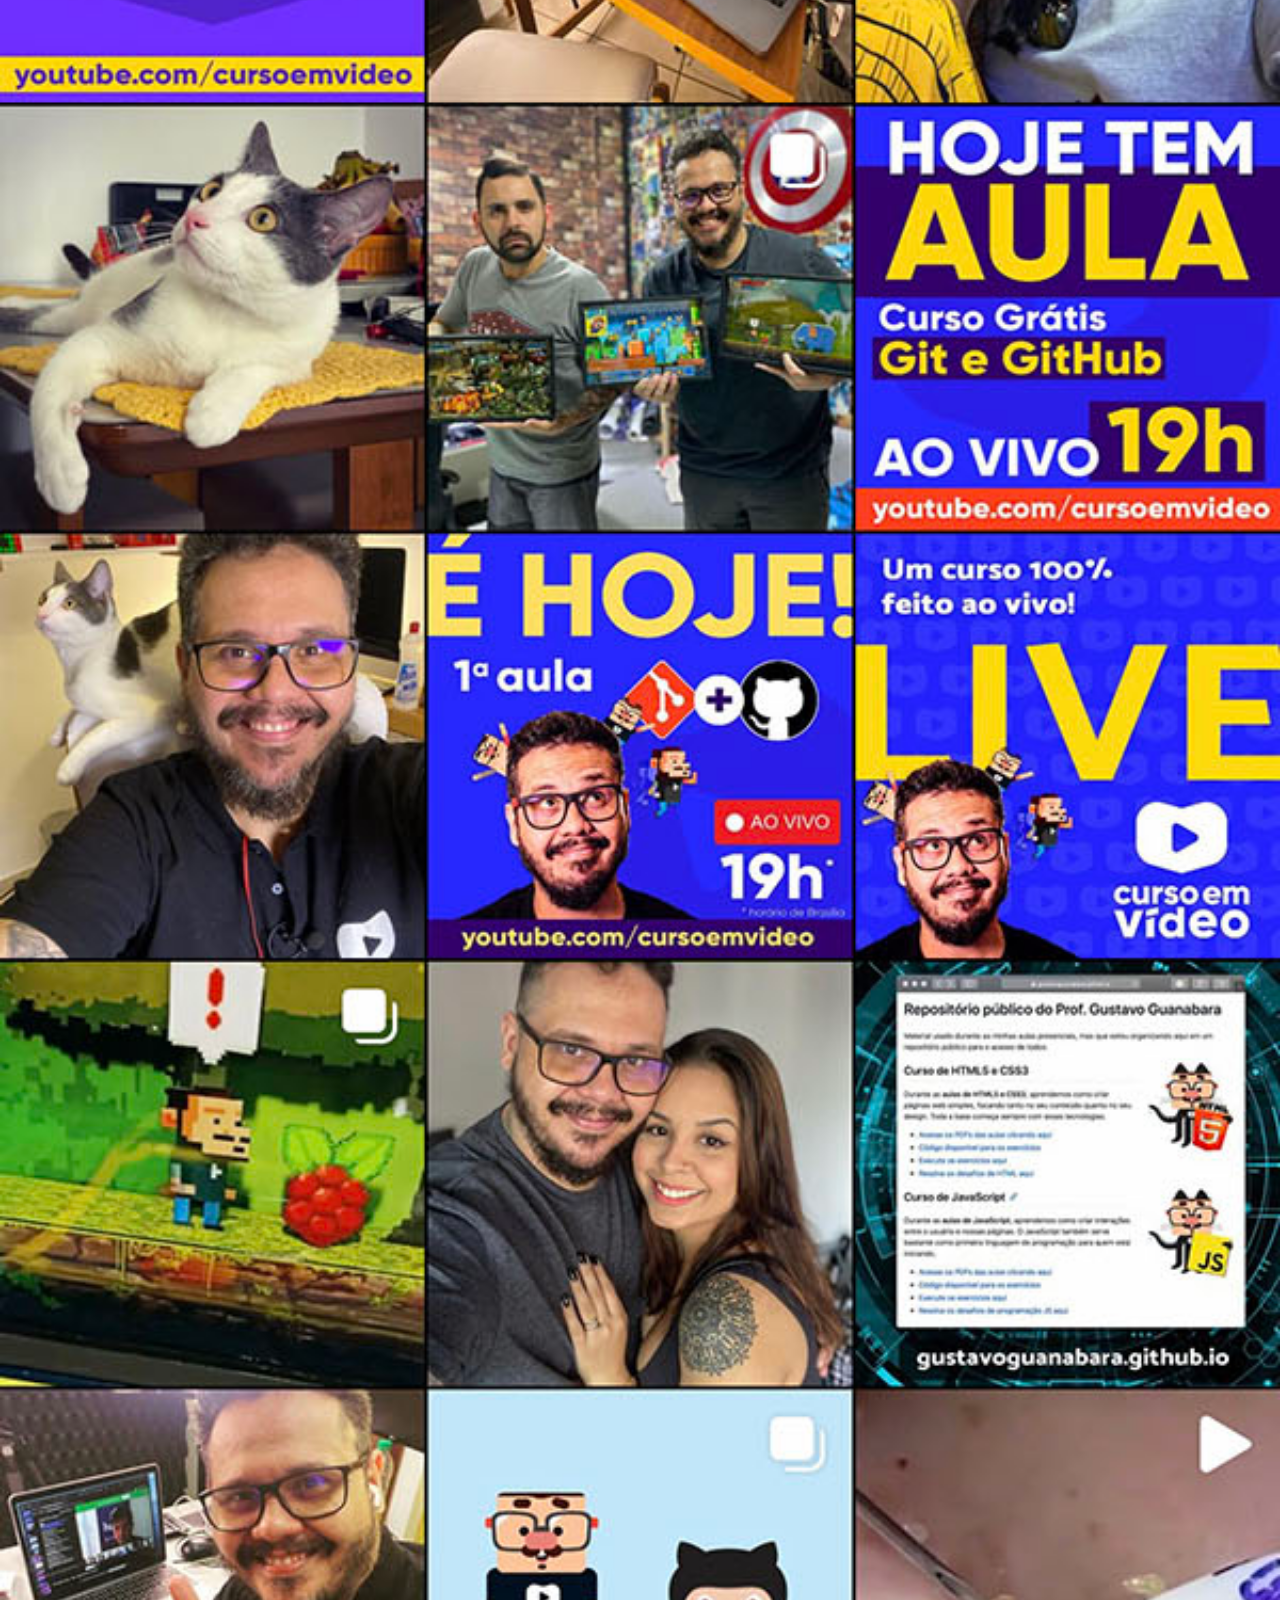
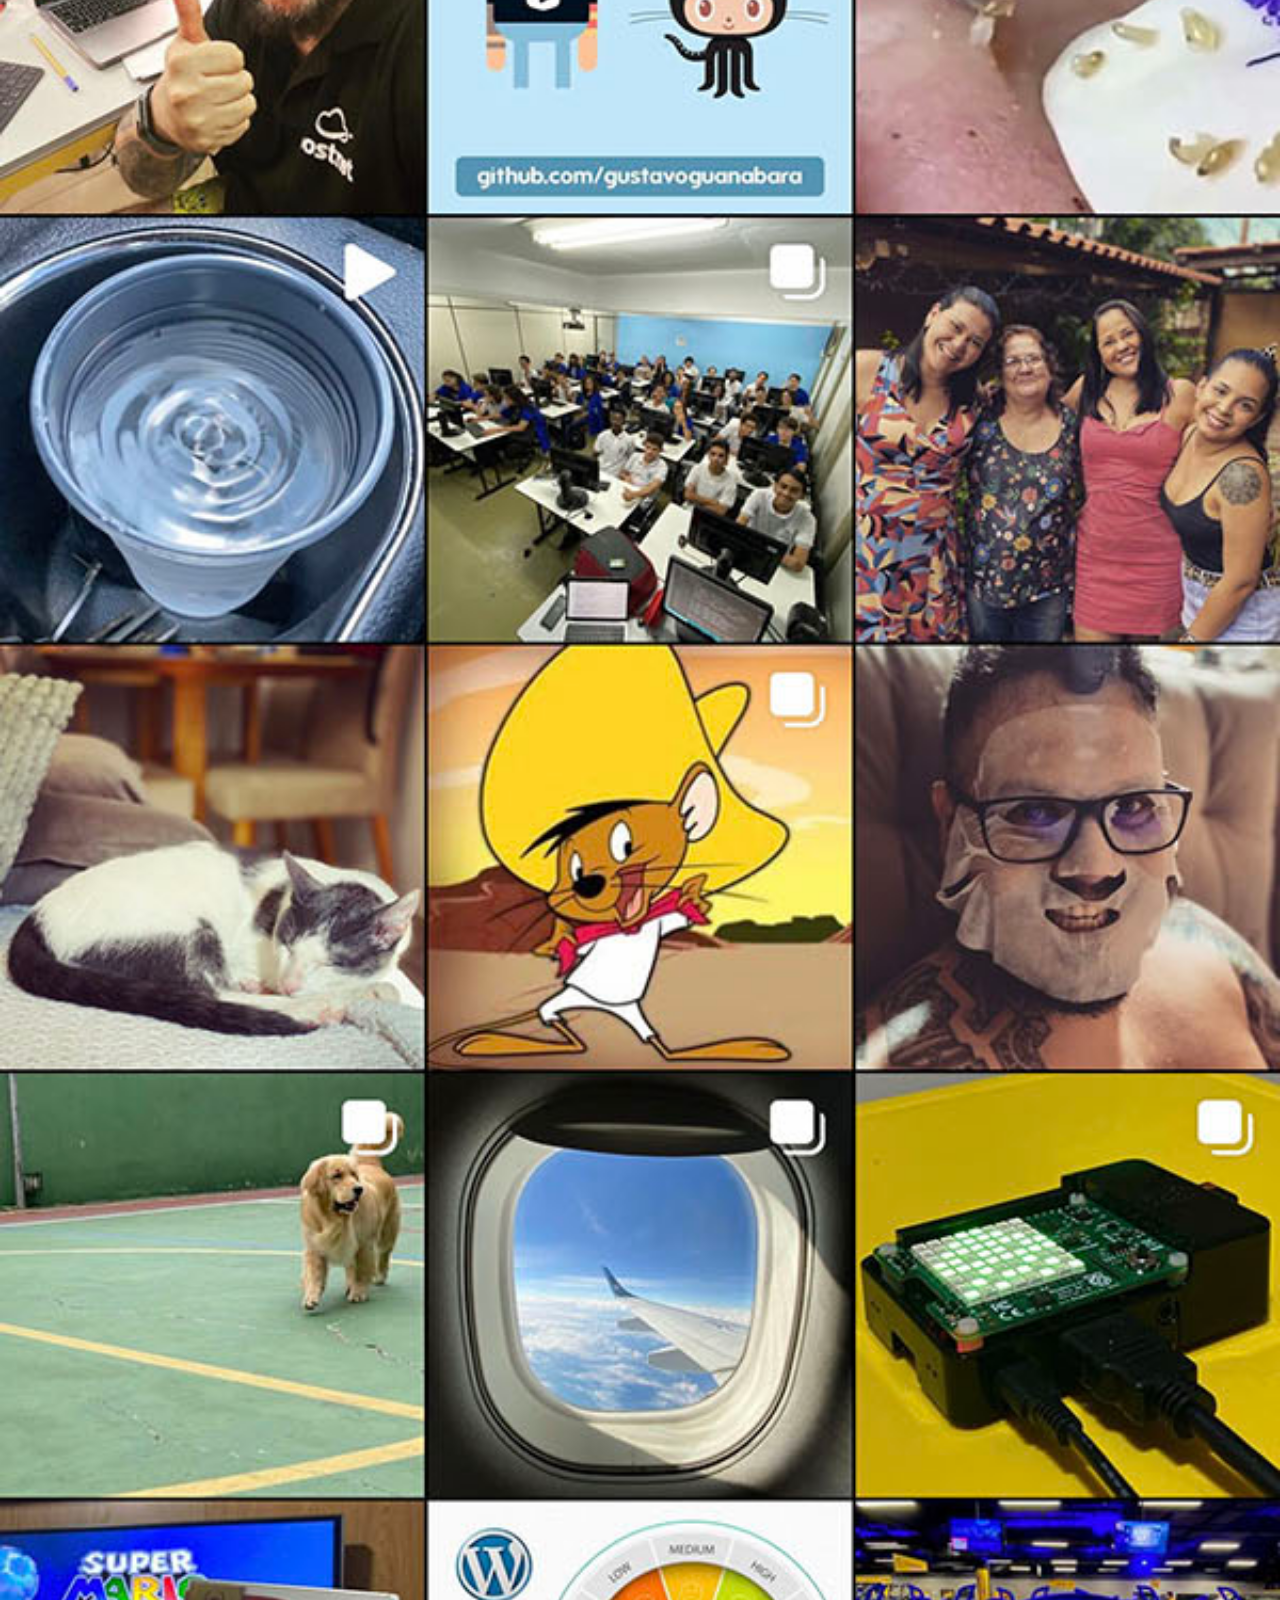
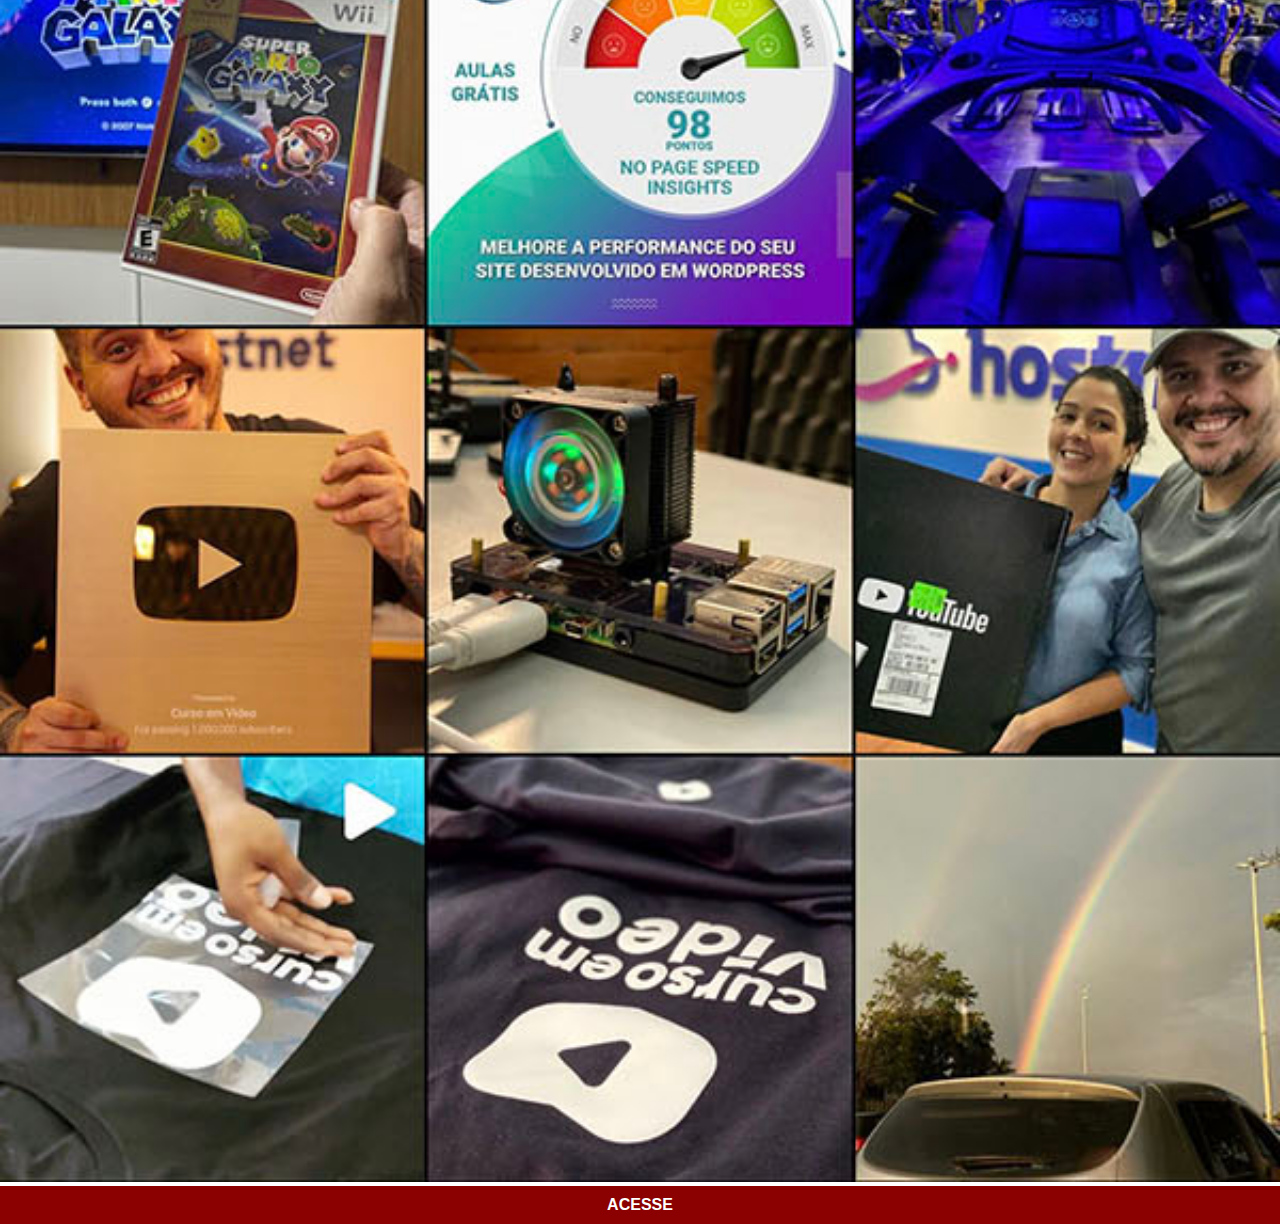
<file: instagram.html>
<!DOCTYPE html>
<html lang="pt-br">
<head>
    <meta charset="UTF-8">
    <meta name="viewport" content="width=device-width, initial-scale=1.0">
    <link rel="stylesheet" href="sociais.css">
    <title>Instagram</title>
</head>
<body>
    <img src="imagens/tela-instagram.jpg" alt="Facebook">
    <a href="https://www.instagram.com/gustavoguanabara/" target="_blank">ACESSE</a>
</body>
</html>
</file>
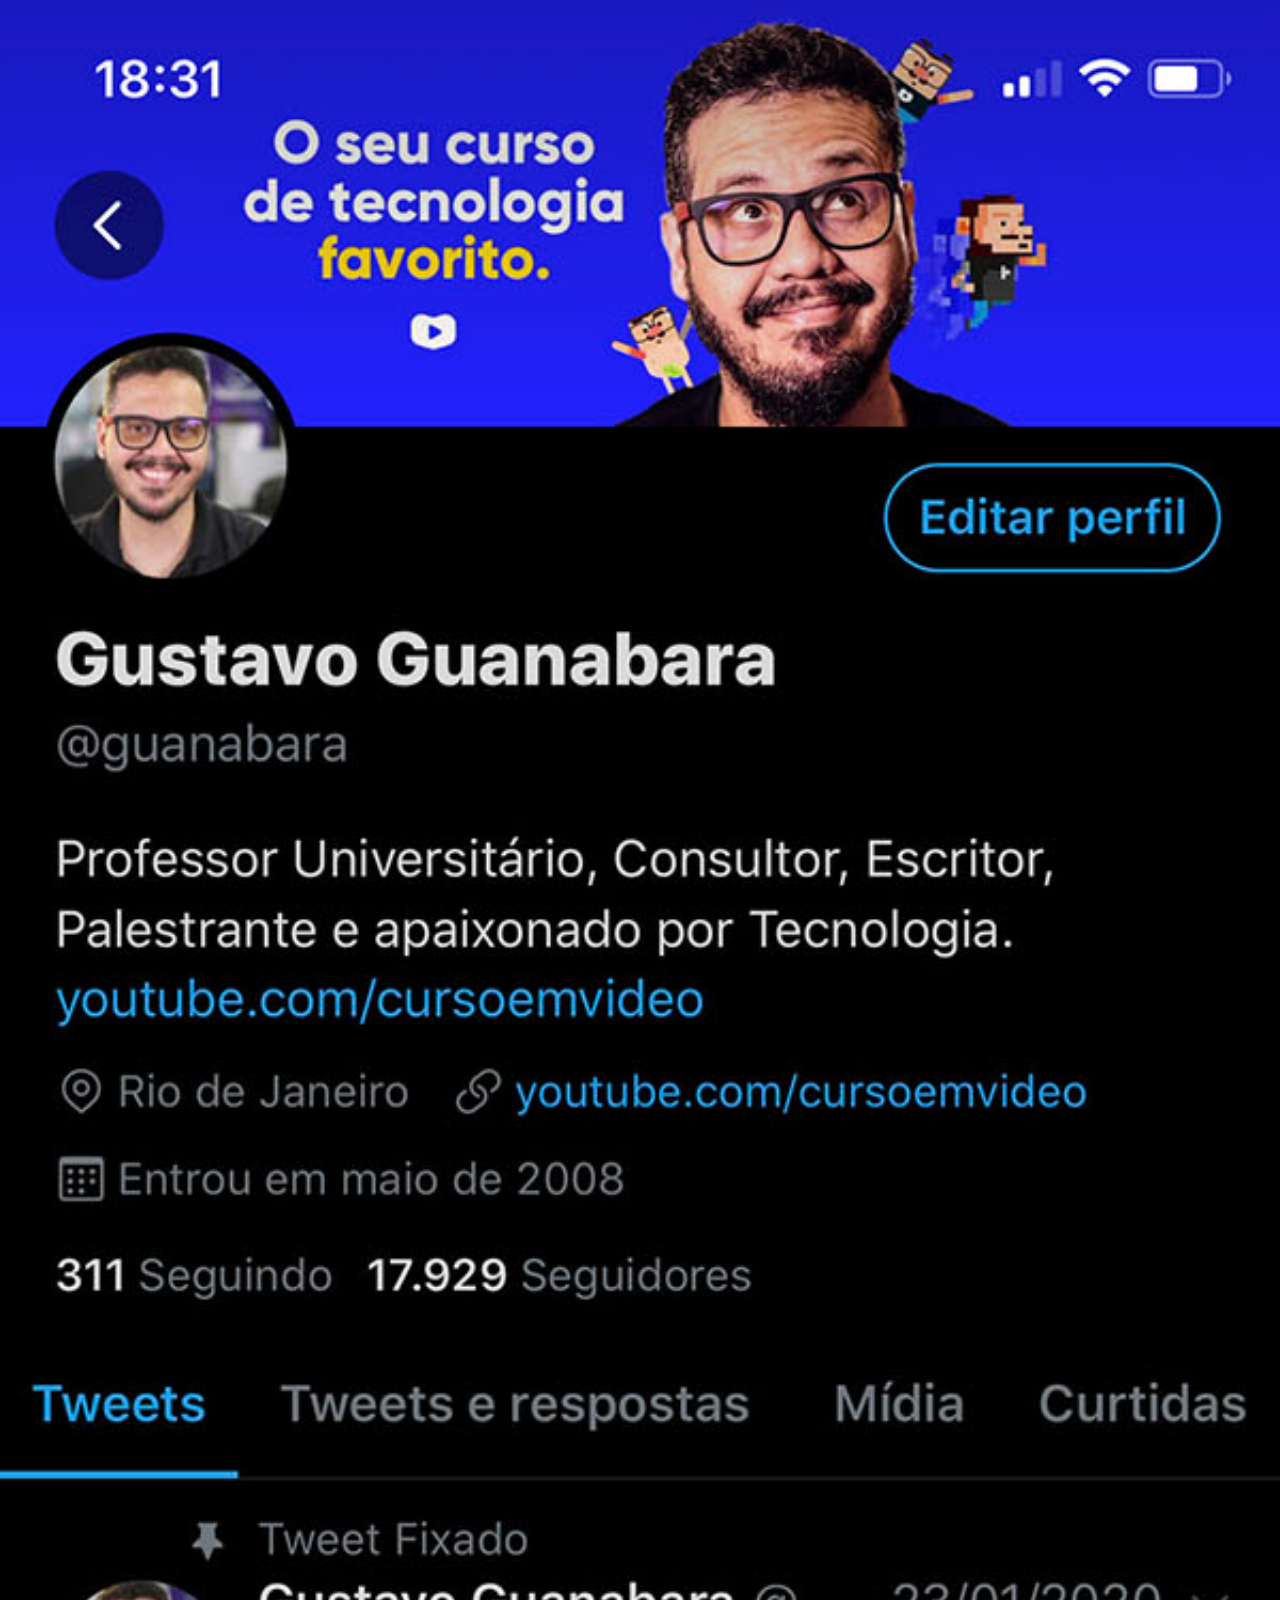
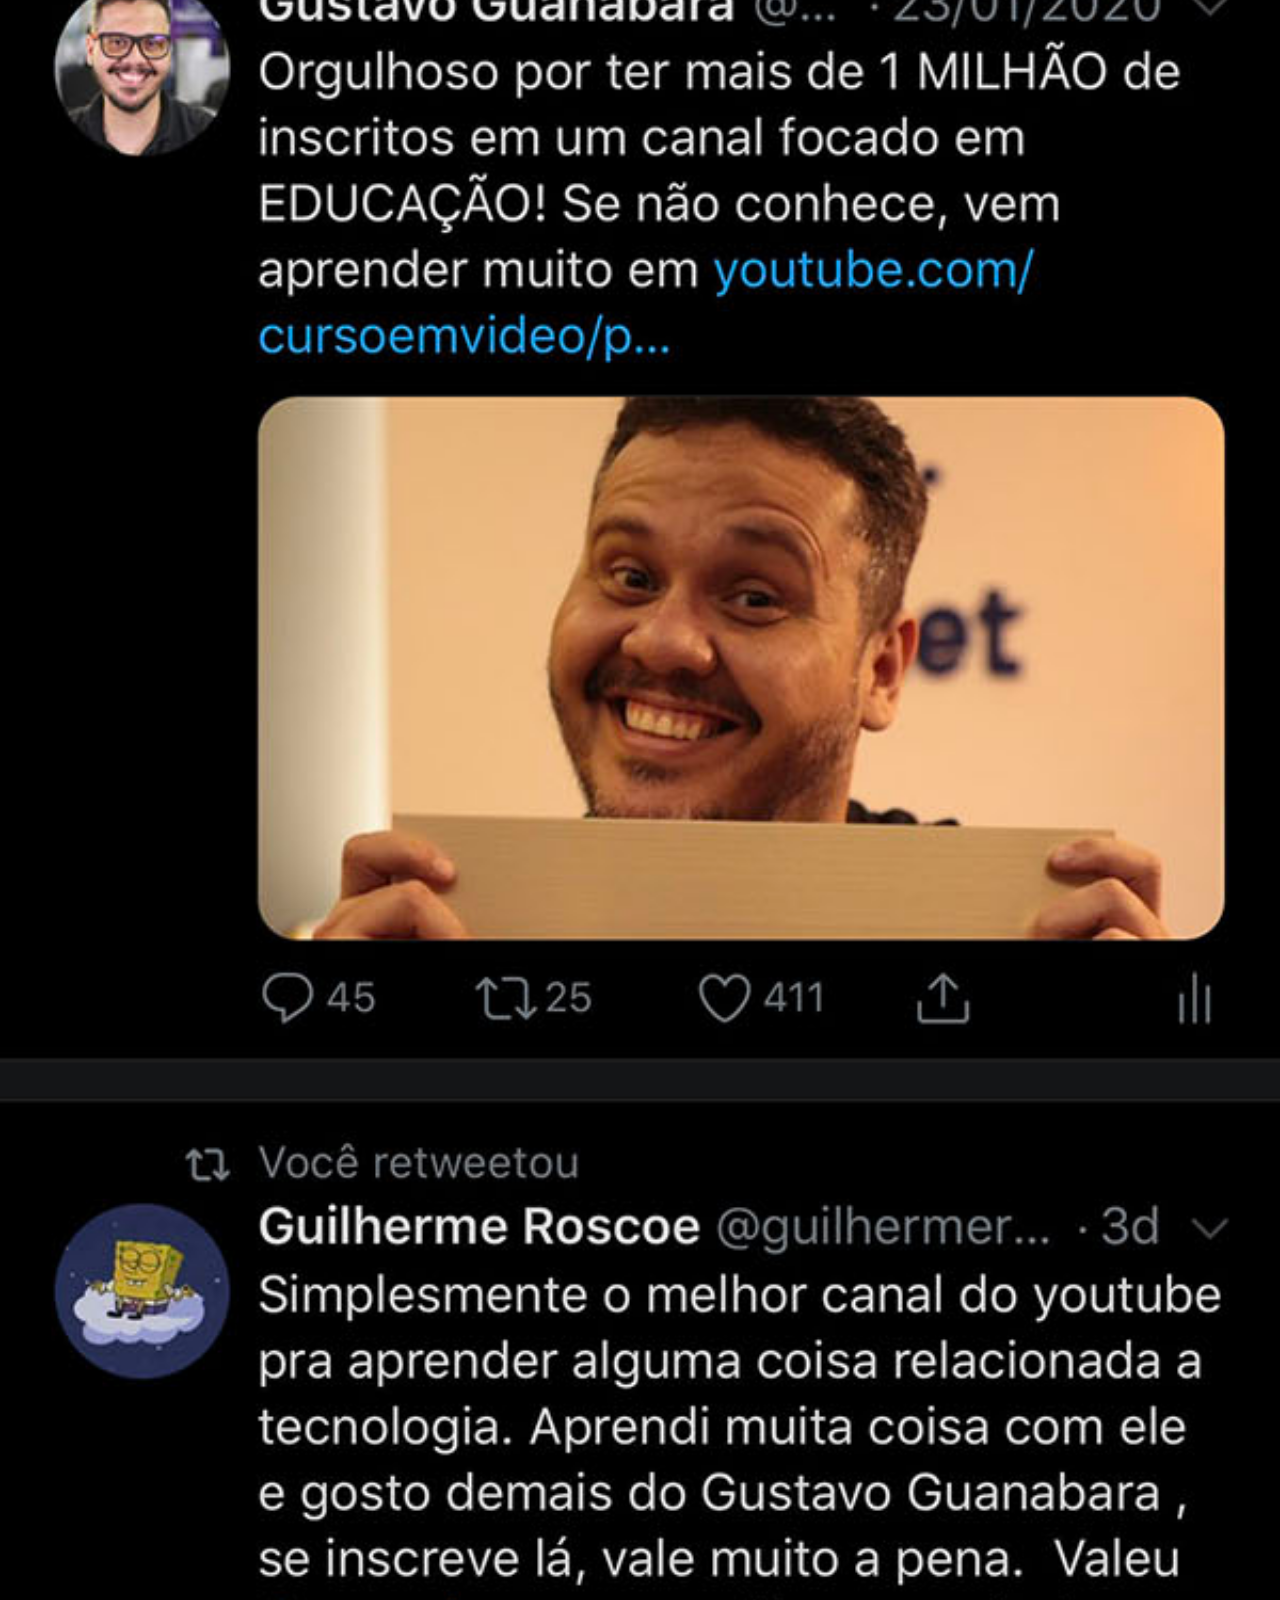
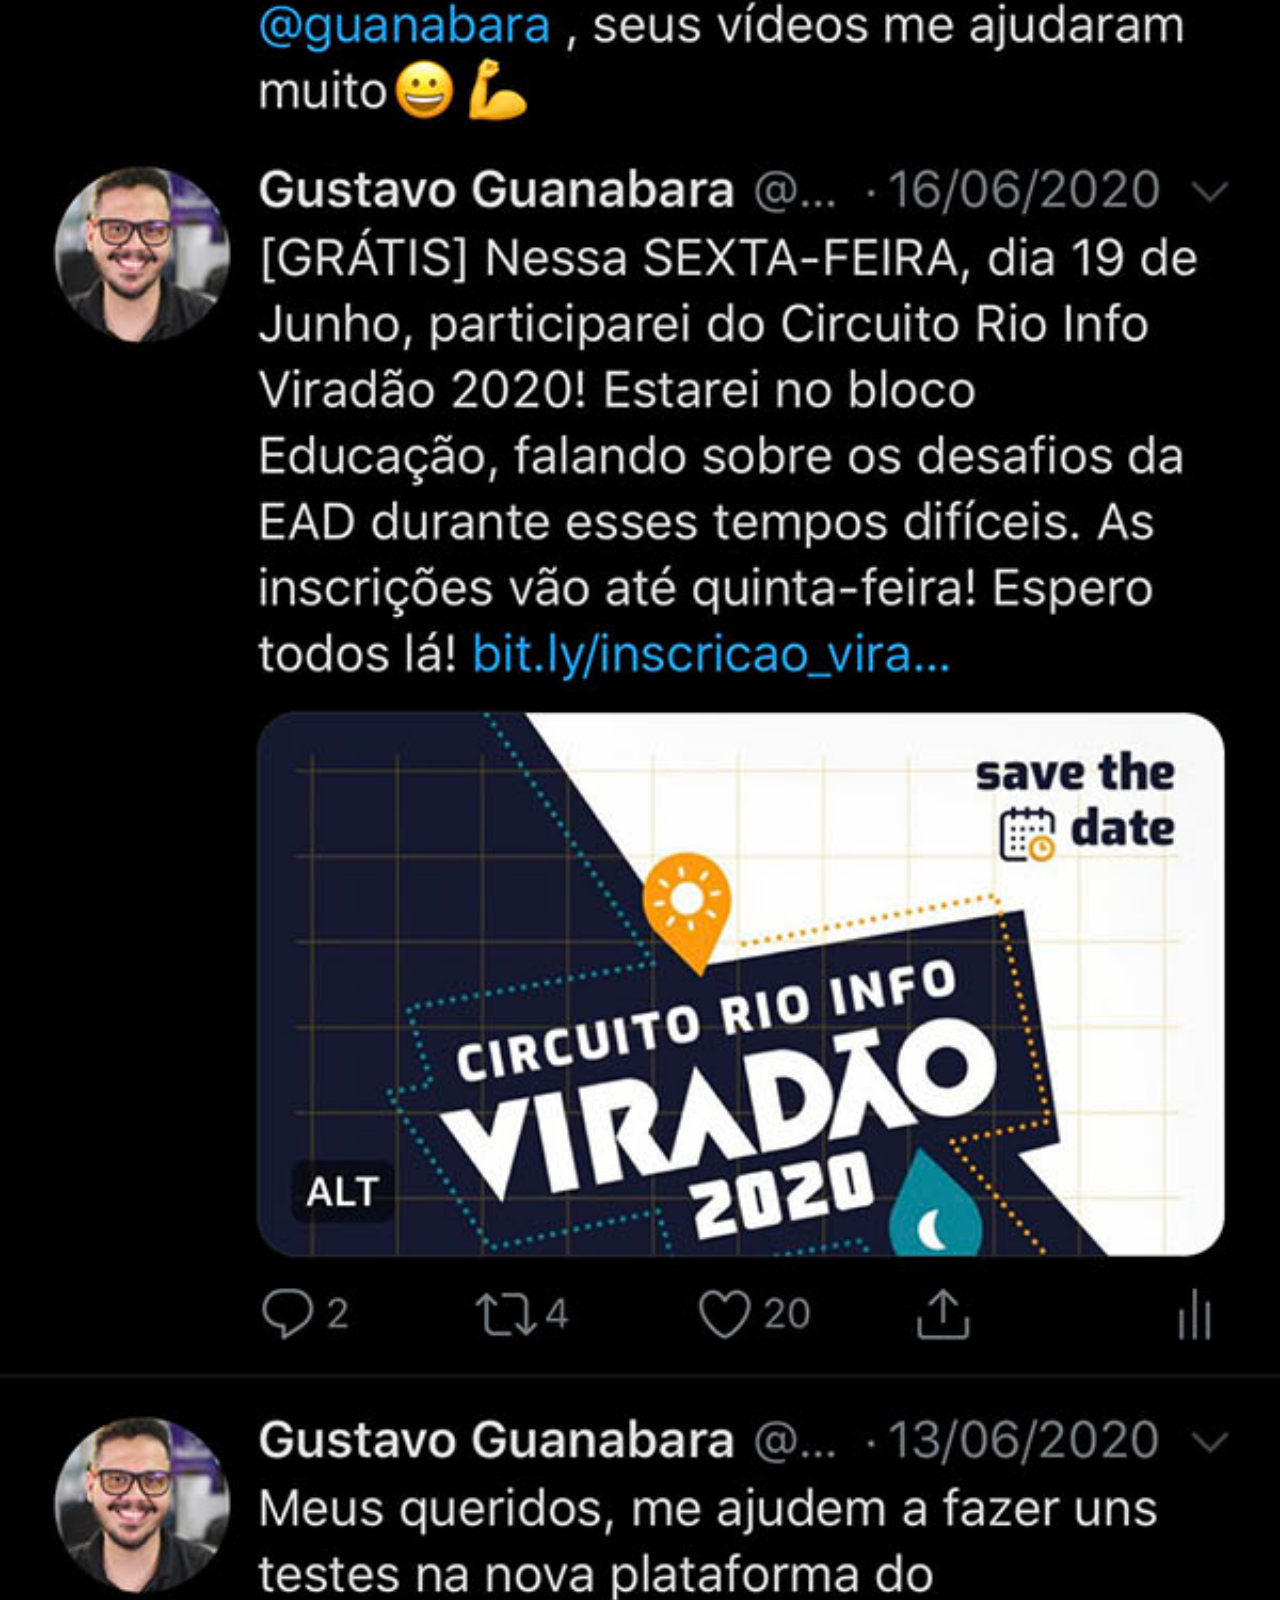
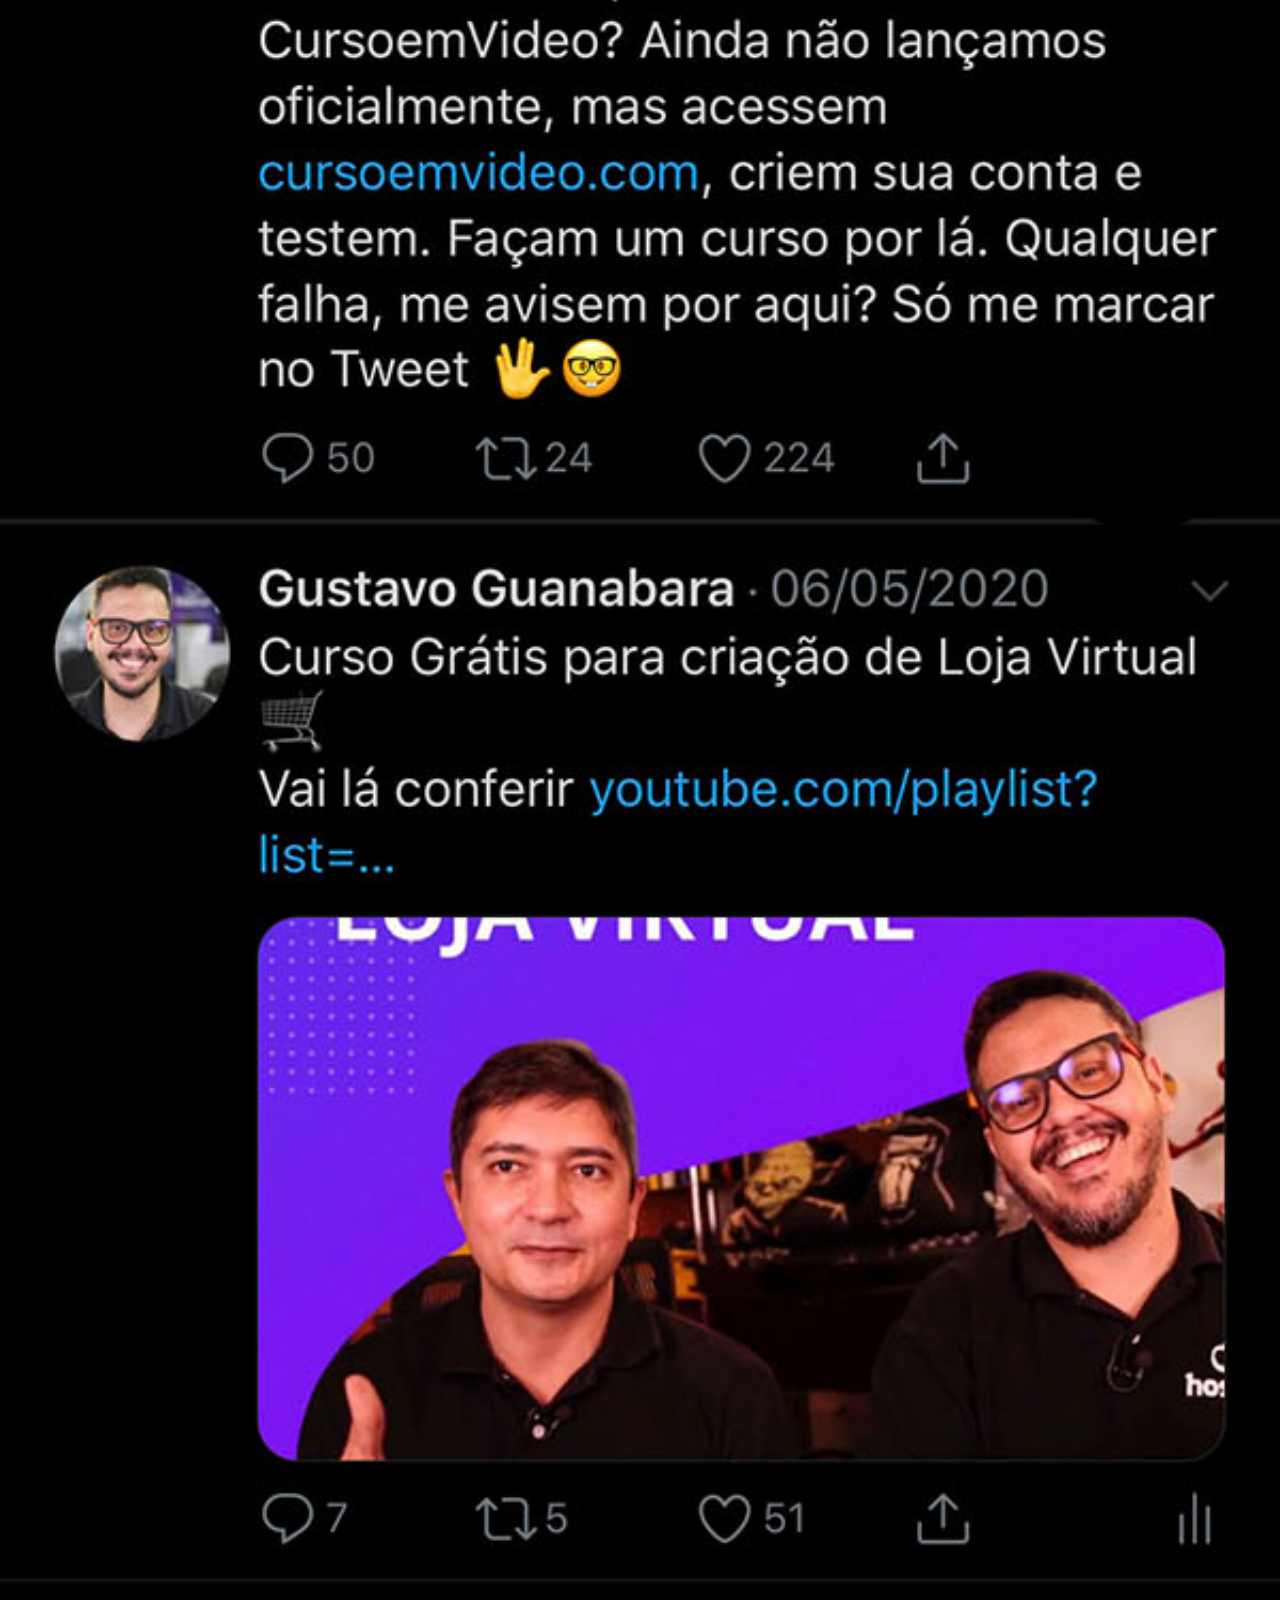
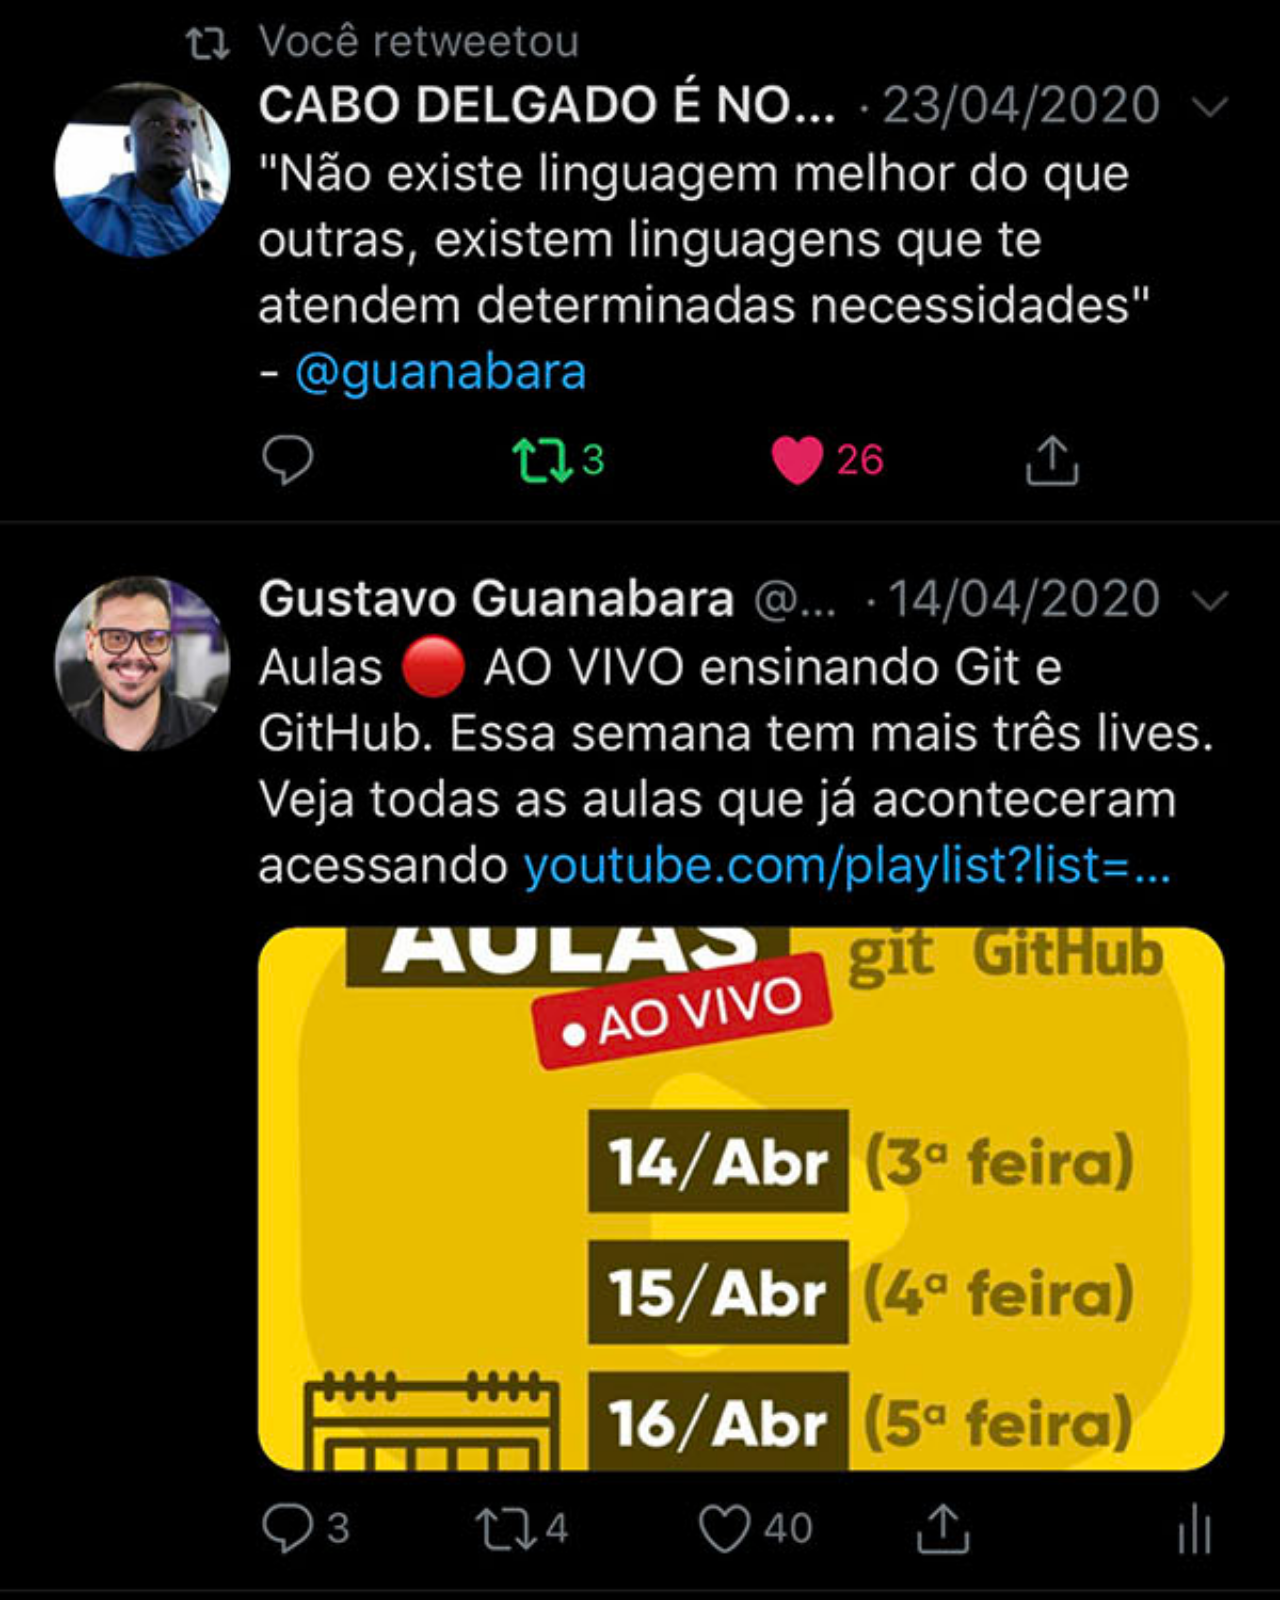
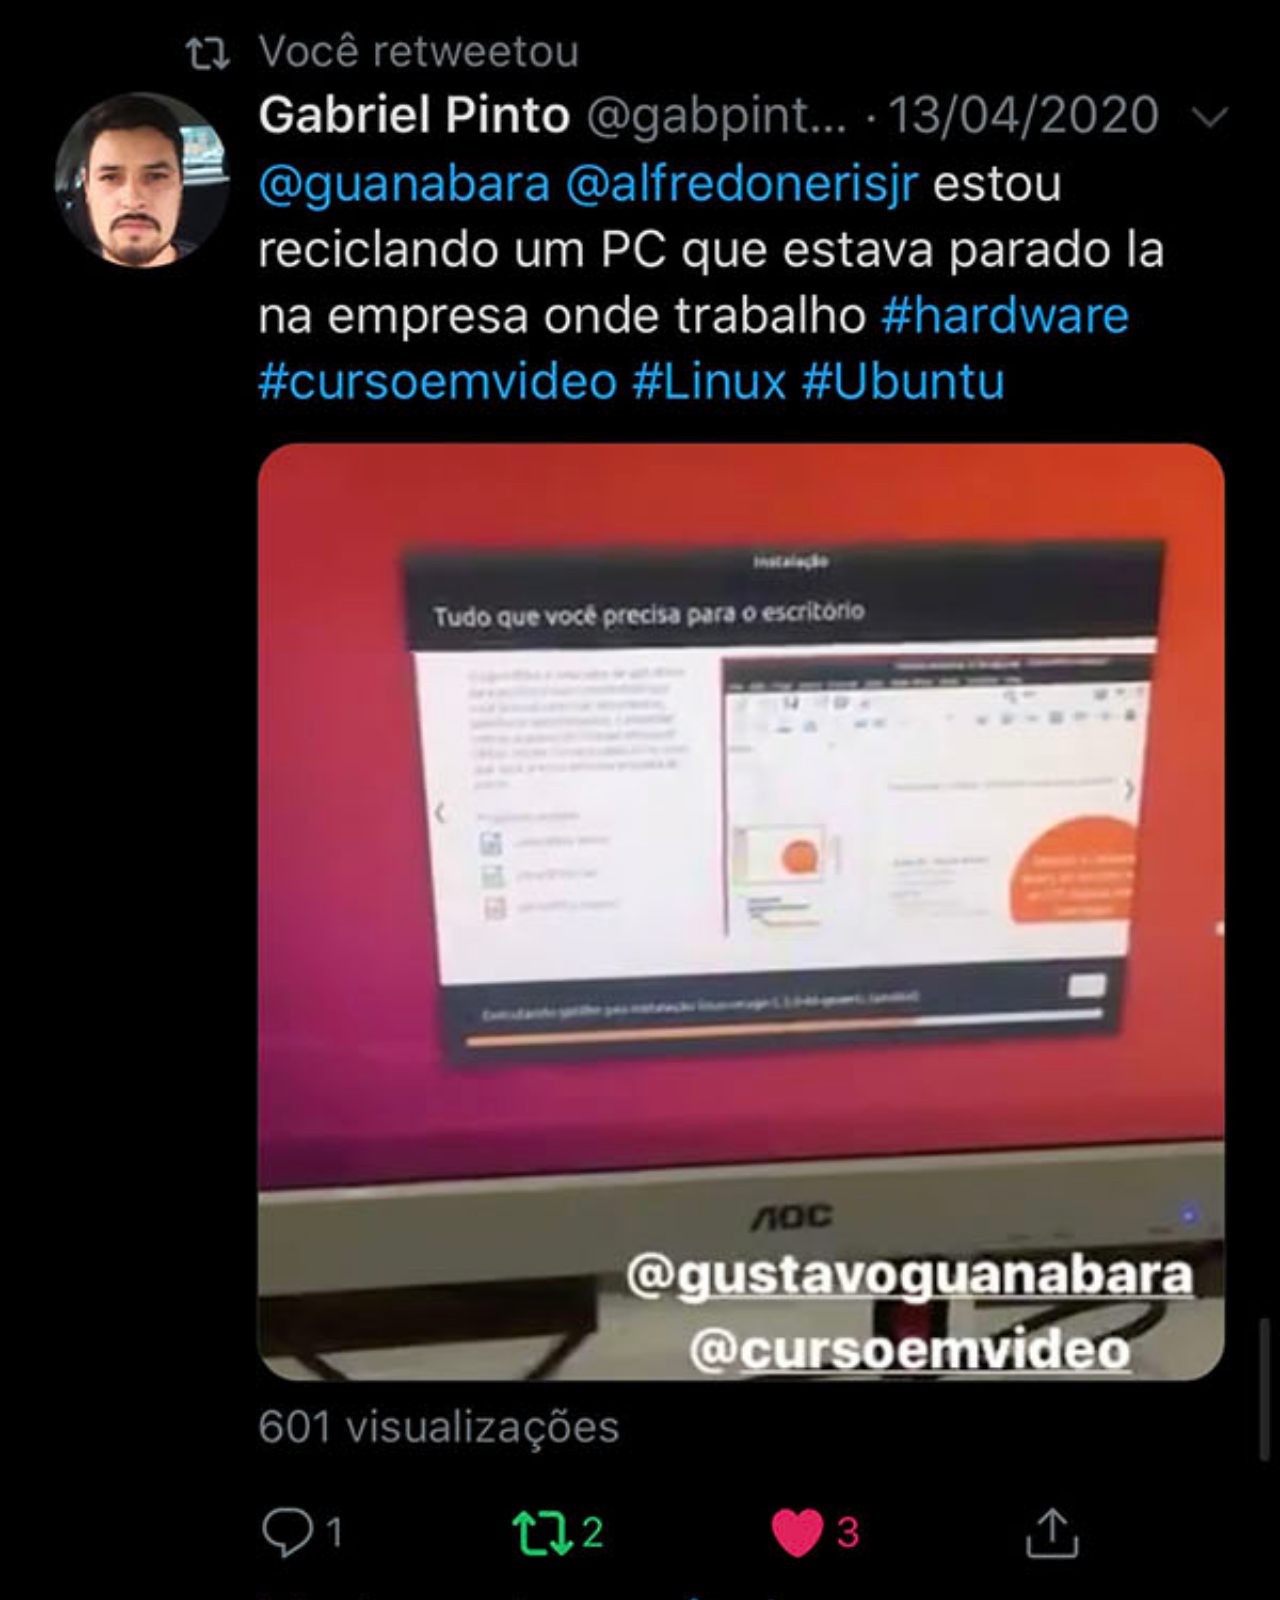
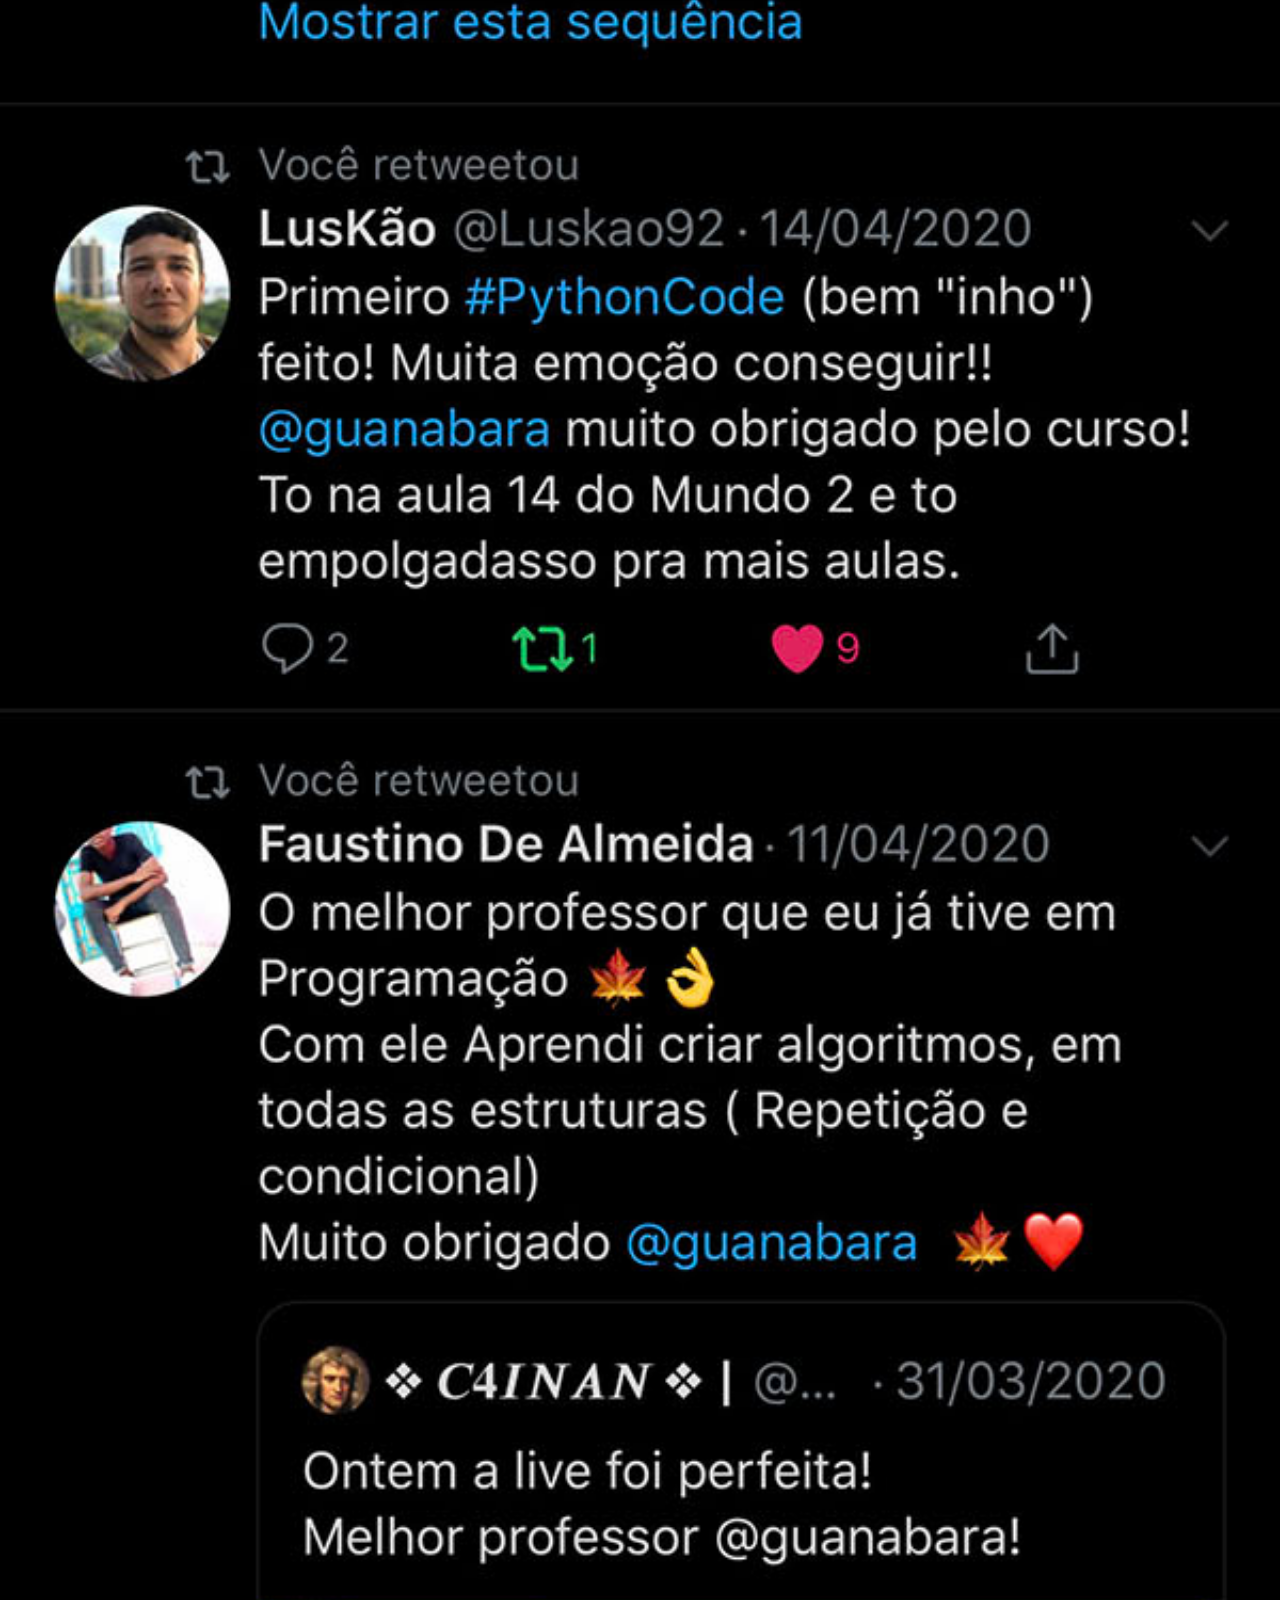
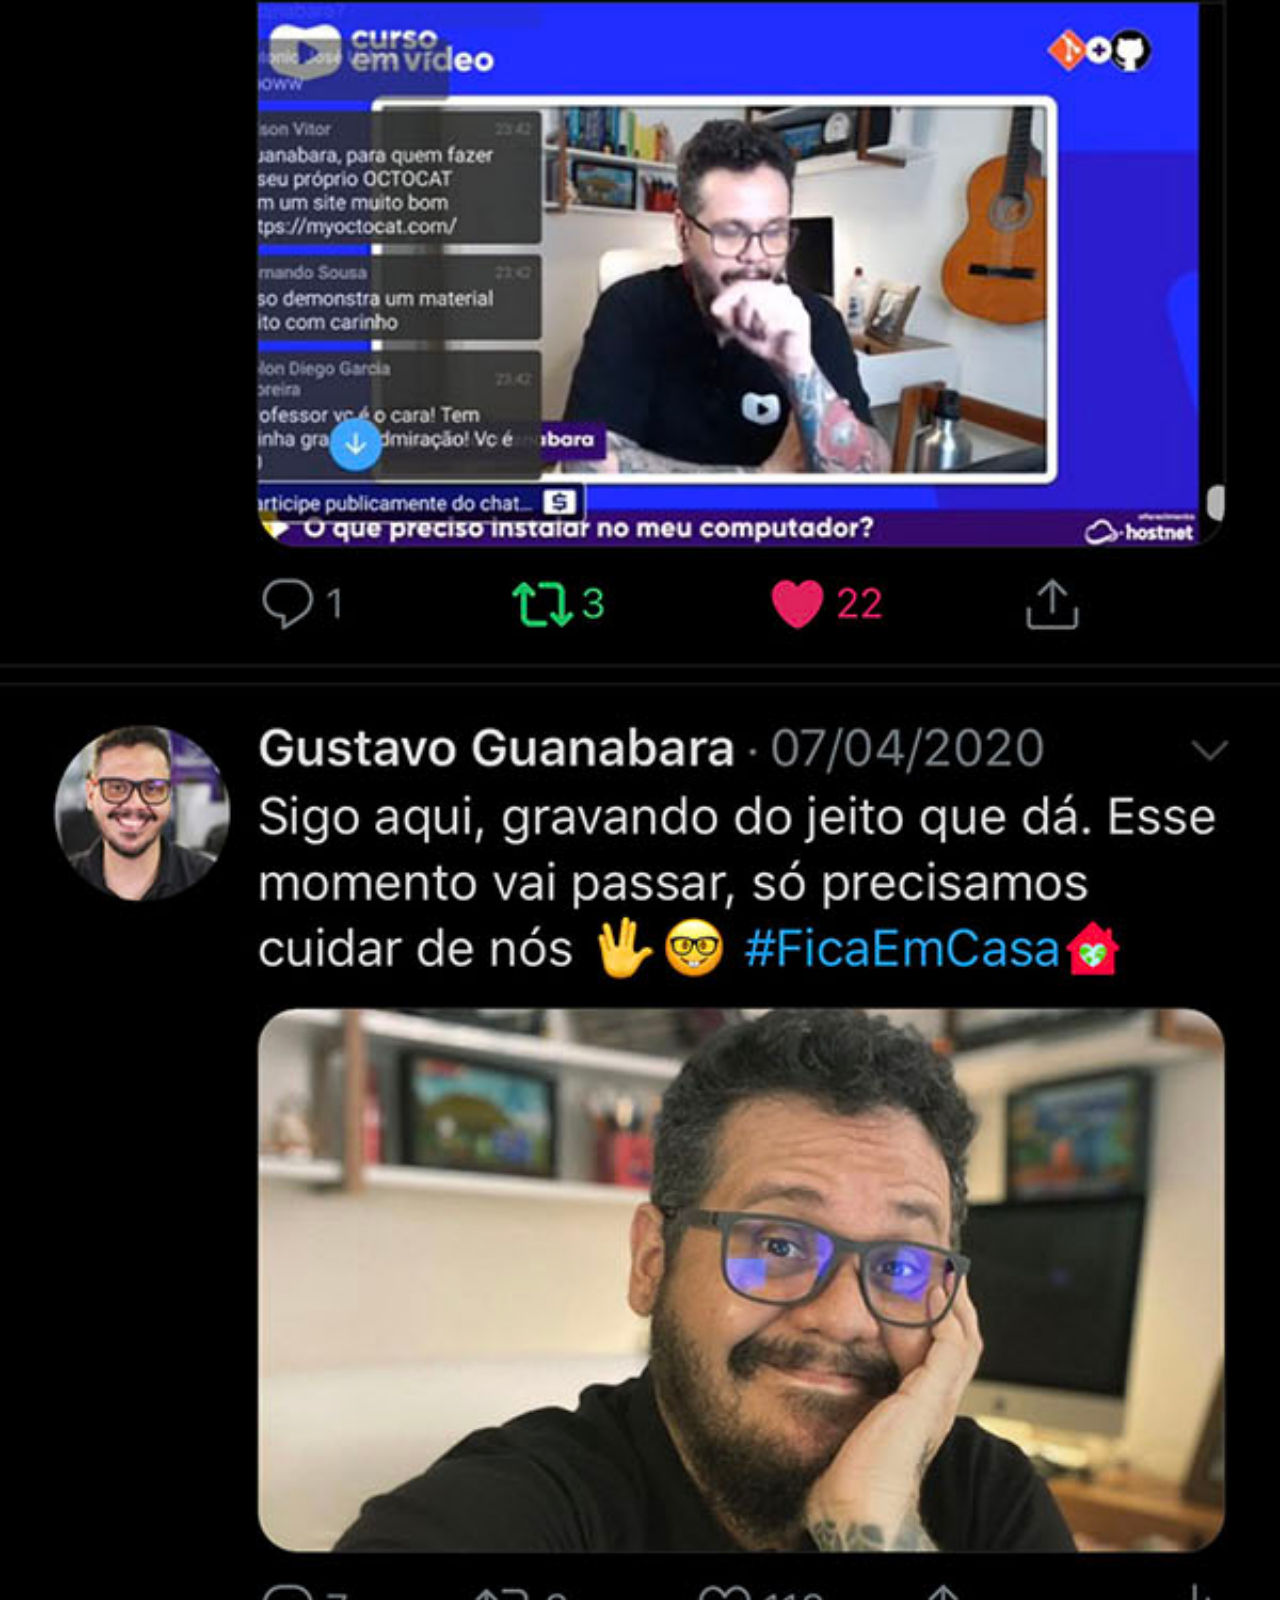
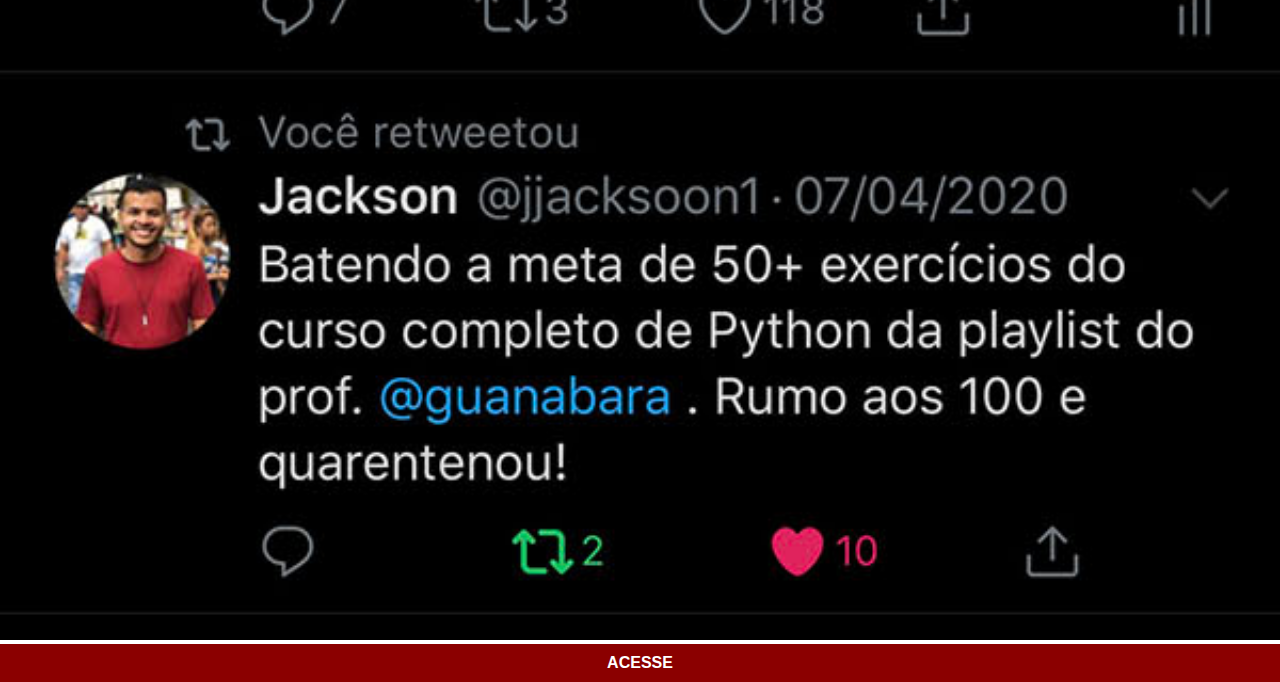
<file: twitter.html>
<!DOCTYPE html>
<html lang="pt-br">
<head>
    <meta charset="UTF-8">
    <meta name="viewport" content="width=device-width, initial-scale=1.0">
    <link rel="stylesheet" href="sociais.css">
    <title>Twitter</title>
</head>
<body>
    <img src="imagens/tela-twitter.jpg" alt="Facebook">
    <a href="https://twitter.com/guanabara" target="_blank">ACESSE</a>
</body>
</html>
</file>
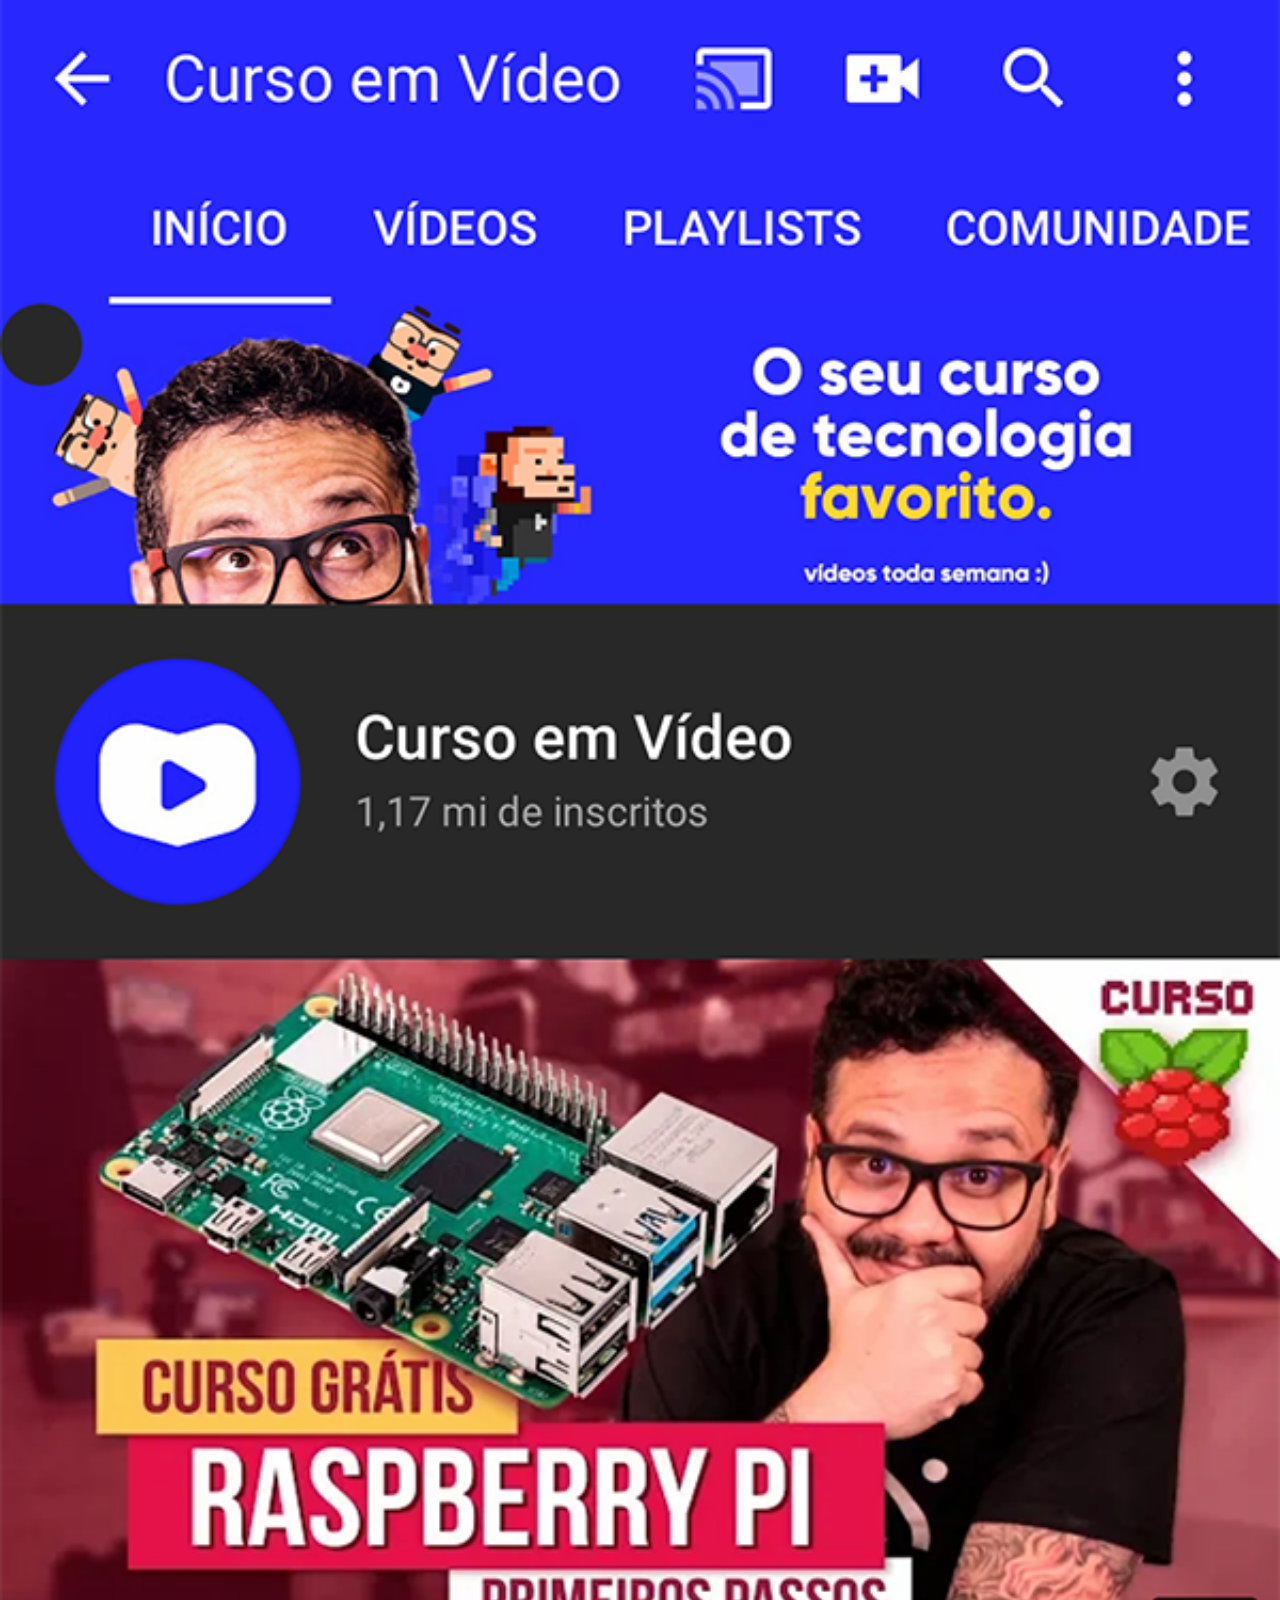
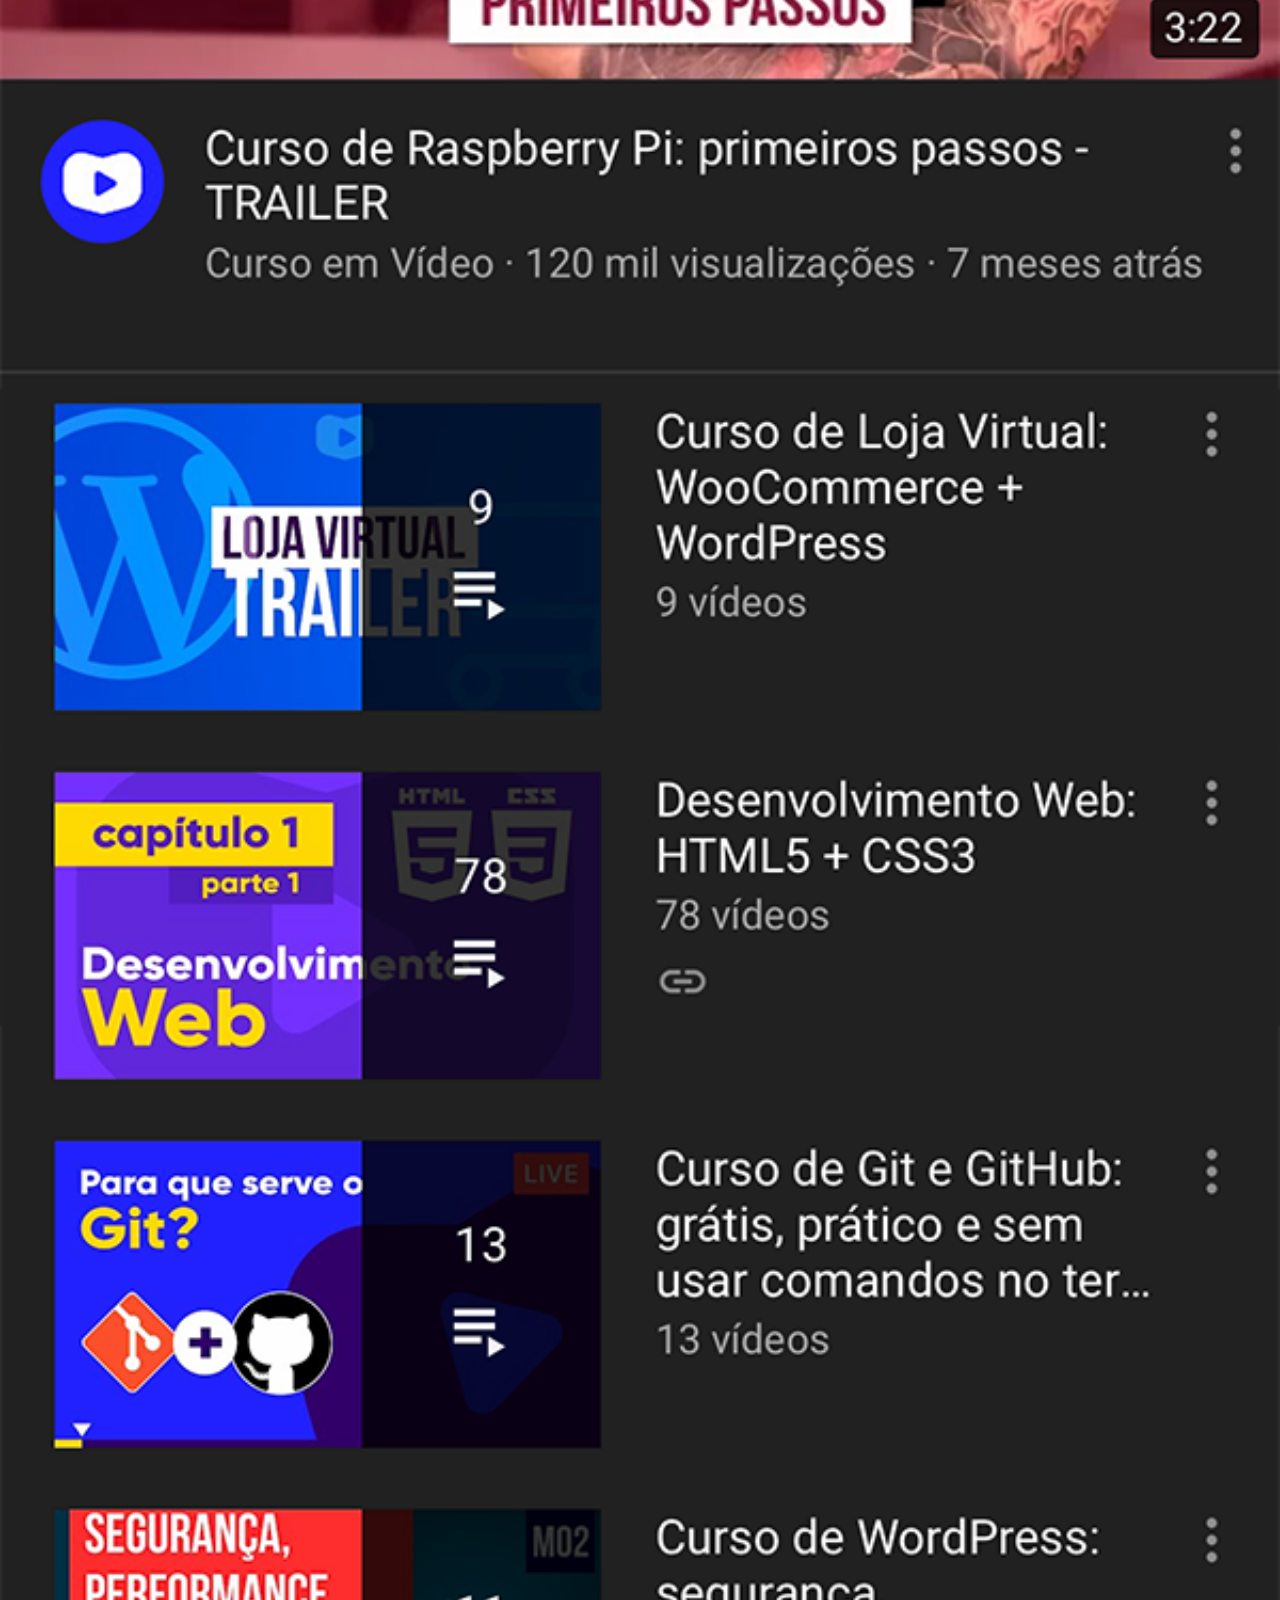
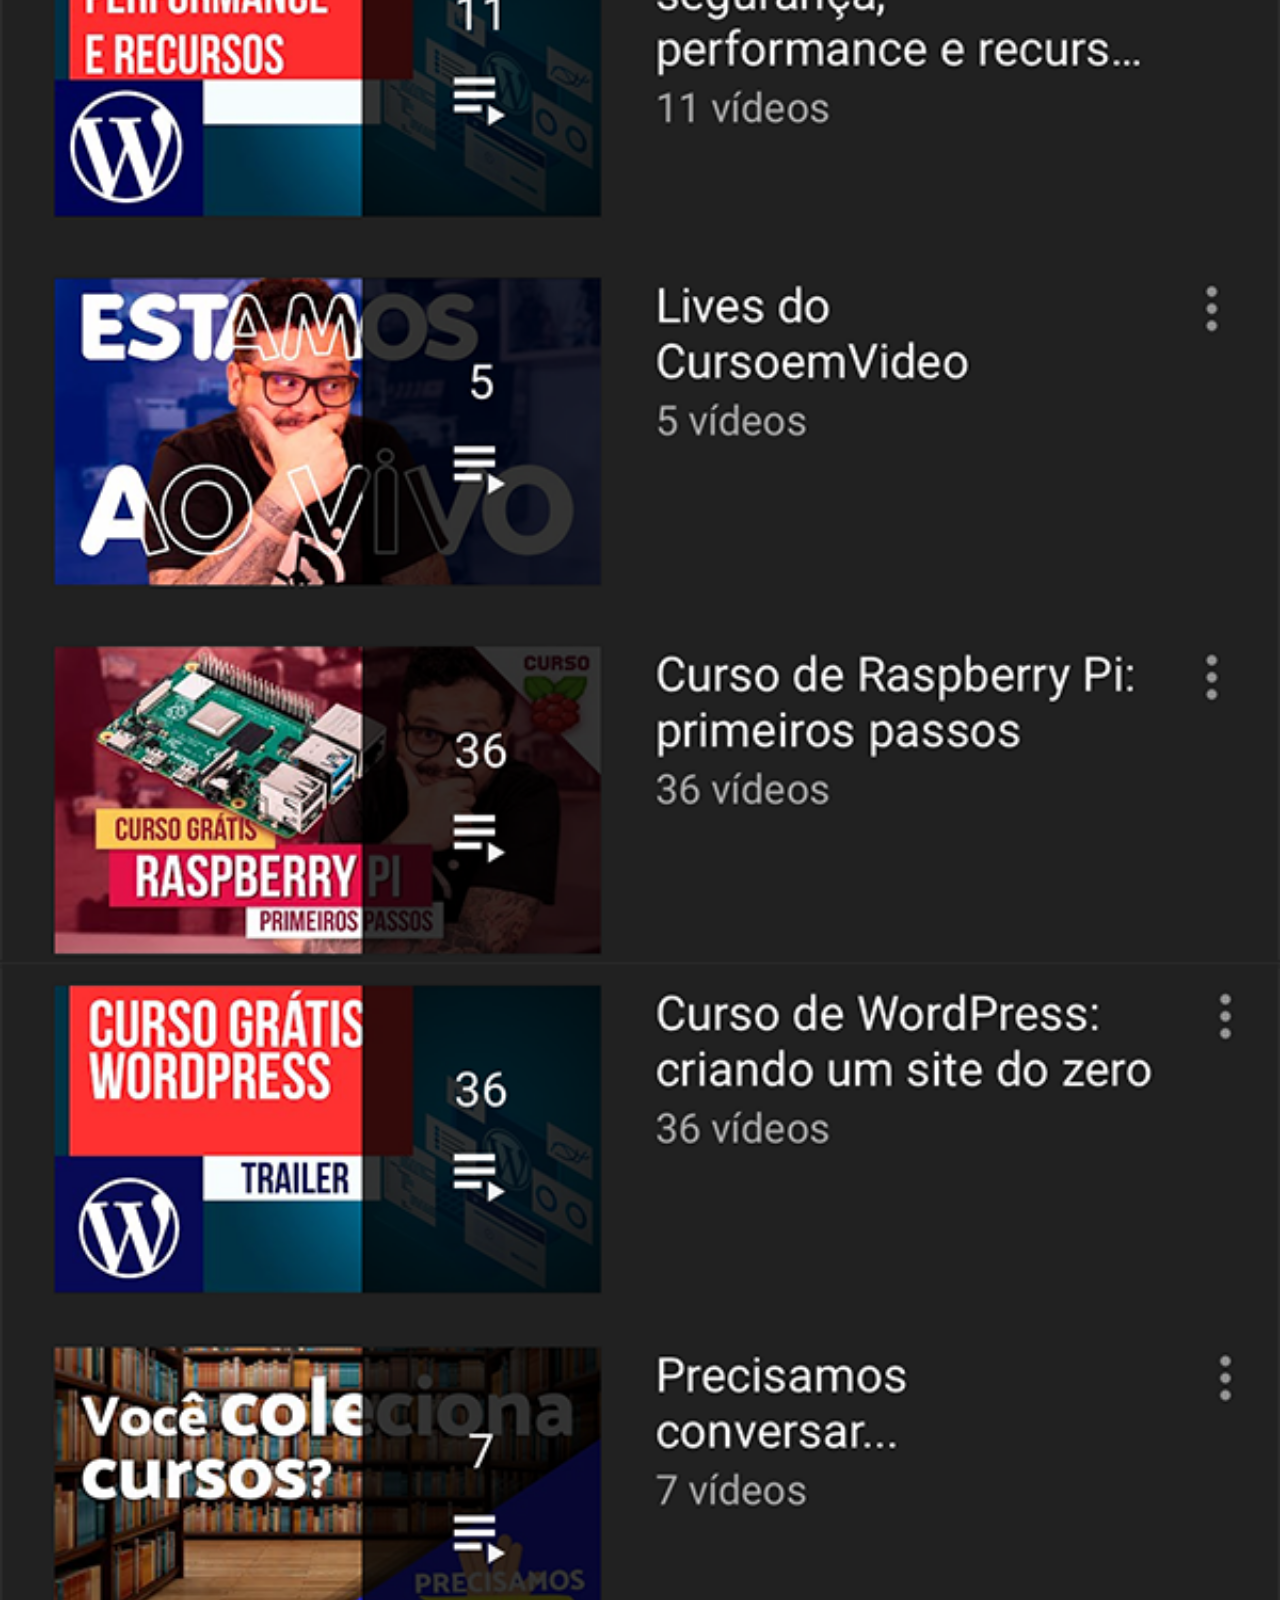
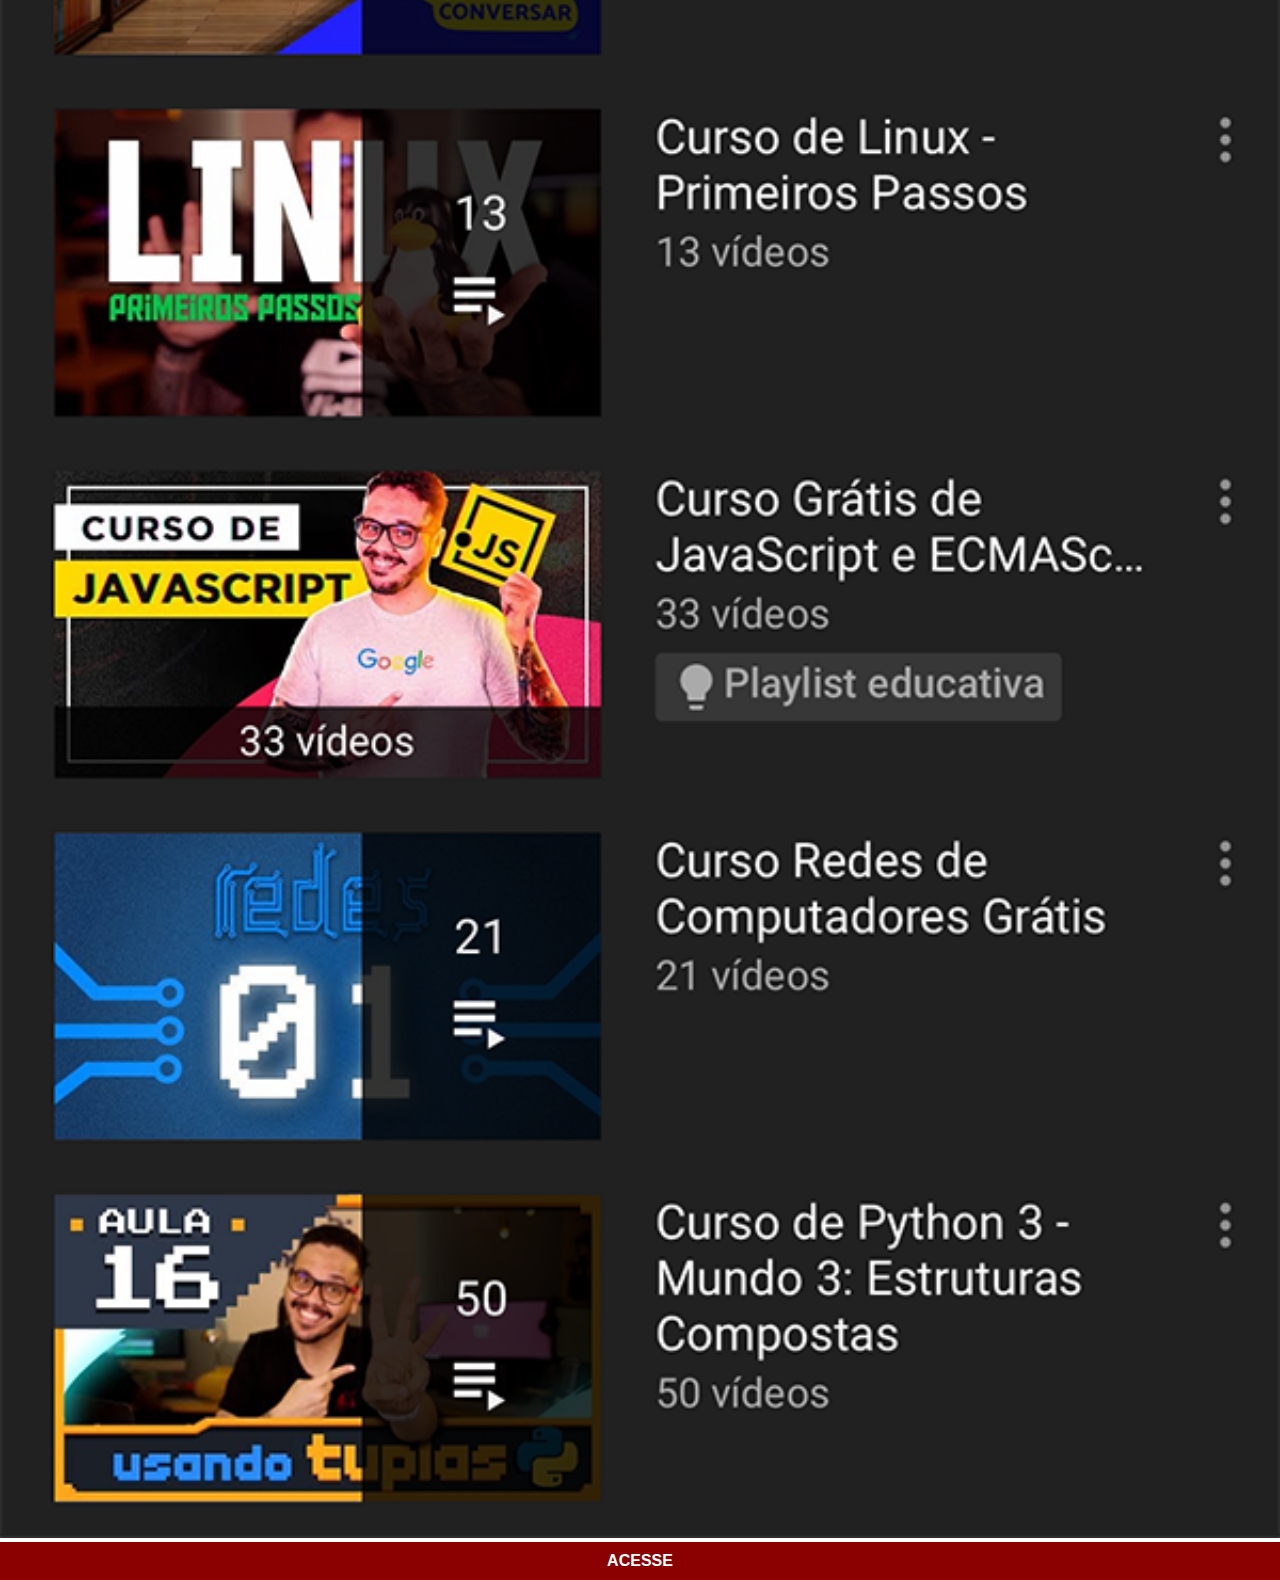
<file: youtube.html>
<!DOCTYPE html>
<html lang="pt-br">
<head>
    <meta charset="UTF-8">
    <meta name="viewport" content="width=device-width, initial-scale=1.0">
    <link rel="stylesheet" href="sociais.css">
    <title>Youtube</title>
</head>
<body>
    <img src="imagens/tela-youtube.png" alt="Facebook">
    <a href="https://www.youtube.com/@CursoemVideo" target="_blank">ACESSE</a>
</body>
</html>
</file>
<file: style.css>
@charset "UTF-8";

* {
    margin: 0px;
    padding: 0px;
    font-family: Arial, Helvetica, sans-serif;
}

html, body {
    height: 100vh;
    width: 100vw;
}

body {
    background: url('imagens/fundo-madeira.jpg') no-repeat top center;
    background-size: cover;
    background-attachment: fixed;
}

main {
    position: relative;
    height: 90vh;
}

section#iphone {
    position: absolute;
    top: 50%;
    left: 50%;
    translate: -50% -50%;

    height: 384px;
    width: 190px;
    background: url('imagens/frame-iphone.png') no-repeat;
}

section > iframe {
    position: relative;
    left: 14px;
    top: 49px;
    height: 285px;
    width: 159px;
    border: -2px solid rgba(0, 0, 0, 0.801);
}

section#icones {
    text-align: right;
}

section#icones img {
    height: 9vh;
    margin: 30px 30px 0px 0px;
    border-radius: 50%;
    box-shadow: 4px 5px 6px rgba(0, 0, 0, 0.555);
}

section#icones a > img:hover {
    scale: 1.2;
    transition: 0.3s ease-in-out;
}

footer p {
    font-size: 0.8em;
    font-weight: bold;
    text-align: center;
    padding-bottom: 20px;
}

footer a {
    text-decoration: none;
    color: rgb(24, 24, 192);
}

footer a:hover {
    color: beige;
    text-decoration: underline;
}
</file>
<file: sociais.css>
@charset "UTF-8";

* {
    margin: 0;
    padding: 0;
    font-family: Arial, Helvetica, sans-serif;
}

::-webkit-scrollbar {
    height: 0;
    width: 0;
}

body {
    height: 100vh;
}

img {
    width: 100vw;
}

a {
    display: block;
    background-color: darkred;
    color: white;
    padding: 10px;
    text-align: center;
    font-weight: bolder;
    text-decoration: none;
}

a:hover {
    background-color: red;
}
</file>
